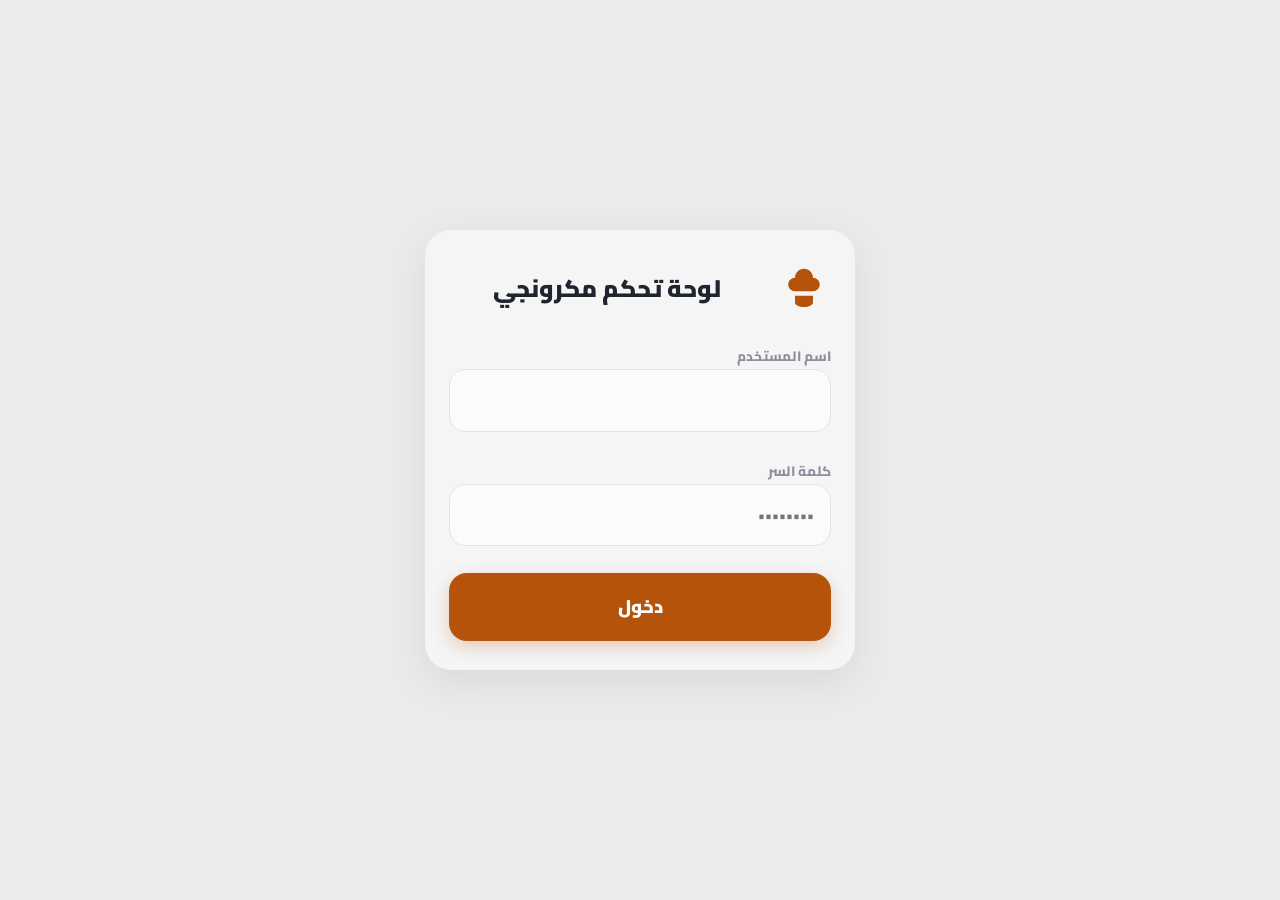
<file: admin.html>
<!-- ===== ADMIN SHELL v23 ===== -->
<!DOCTYPE html>
<html lang="ar" dir="rtl">
<head>
<meta charset="UTF-8">
<meta name="viewport"
content="width=device-width, initial-scale=1.0,
maximum-scale=1.0, user-scalable=no">
<meta name="robots" content="noindex, nofollow">
<title>لوحة تحكم | مكرونجي</title>
<link rel="preconnect"
href="https://fonts.googleapis.com">
<link rel="preconnect"
href="https://fonts.gstatic.com" crossorigin>
<link href="https://fonts.googleapis.com/css2?family=Cairo:wght@400;700;800;900&display=swap"
rel="stylesheet">
<script>
/* مراقب الإقلاع */
window.addEventListener(`error`, function(e){
if(window.__ADMIN_ERR_SHOWN) return;
window.__ADMIN_ERR_SHOWN = true;
var d = document.createElement(`div`);
d.style.cssText =
`position:fixed;left:0;right:0;bottom:0;` +
`background:#b91c1c;color:#fff;` +
`padding:.7rem .8rem;font-size:.75rem;` +
`font-weight:800;z-index:99999;` +
`text-align:center;line-height:1.7`;
d.textContent = `⛠ خطأ في ملف اللوحة: ` +
(e.message || `غير معروف`);
document.documentElement.appendChild(d);
});
window.addEventListener(`load`, function(){
setTimeout(function(){
if(!window.__ADMIN_BOOTED
&& !window.__ADMIN_ERR_SHOWN){
var d = document.createElement(`div`);
d.style.cssText =
`position:fixed;left:0;right:0;bottom:0;` +
`background:#b91c1c;color:#fff;` +
`padding:.7rem .8rem;font-size:.75rem;` +
`font-weight:800;z-index:99999;` +
`text-align:center;line-height:1.7`;
d.textContent =
`⛠ سكربت اللوحة لم يكتمل — تحقق من رفع الملفات الأربعة: admin.html و admin-i18n.js و admin-core.js و admin-tabs.js`;
document.documentElement.appendChild(d);
}
}, 800);
});
</script>
<style>
:root{
--rust:#b45309;
--bg:#ebebeb;
--card:#f5f5f6;
--panel:#fbfbfc;
--line:#e3e4e8;
--ink:#20242e;
--muted:#8b909a;
--red:#c1121f;
--red-bg:#fee2e2;
--green:#2d6a4f;
--green-bg:#e8f5e9;
--amber:#a06b1c;
--amber-bg:#fff6e6;
/* v23: متغيرات ألوان لتبويبات السحابة */
--brown:#b45309;
--gold:#d97706;
--gold2:#f59e0b;
--dark:#78350f;
--wa:#2d6a4f;
}
*{margin:0;padding:0;box-sizing:border-box;
-webkit-tap-highlight-color:transparent}
body{font-family:'Cairo',sans-serif;
background:var(--bg);color:var(--ink);
min-height:100vh;touch-action:manipulation}
.hidden{display:none !important}
.ltr{direction:ltr;text-align:left}
.screen{min-height:100vh;display:flex;
align-items:center;justify-content:center;
padding:1.2rem;background:var(--bg)}
.screen .card{background:var(--card);
border:none;border-radius:26px;
padding:2rem 1.5rem 1.8rem;
width:min(430px,94vw);
box-shadow:0 12px 40px rgba(0,0,0,.08);
text-align:center}
.login-head{display:flex;align-items:center;
gap:.8rem;margin-bottom:1.7rem}
.login-head svg{width:54px;height:54px;
fill:var(--rust);flex-shrink:0}
.login-head h1{flex:1;margin:0;color:var(--ink);
font-size:1.5rem;font-weight:900;
line-height:1.6;text-align:center}
.screen label{display:block;text-align:start;
font-size:.85rem;font-weight:800;
color:var(--muted);margin:0 0 .5rem}
.screen input{width:100%;direction:ltr;
text-align:right;border:1px solid var(--line);
border-radius:16px;padding:.95rem 1rem;
background:var(--panel);color:var(--ink);
font-family:inherit;font-size:1rem;
font-weight:700;outline:none;
margin:0 0 1.15rem;transition:.2s}
.screen input[type="hidden"]{display:none}
.screen input:focus{border-color:var(--rust);
box-shadow:0 0 0 3px rgba(180,83,9,.13)}
.screen .primary{border-radius:18px;
padding:1.05rem;font-size:1.15rem}
.screen h1.r-title{color:var(--ink);
font-size:1.3rem;font-weight:900;
margin-bottom:.8rem}
.screen .hint{color:var(--muted);
font-size:.78rem;font-weight:700;
line-height:1.8;margin-bottom:1.2rem}
.renew-link{display:inline-block;
margin-top:1rem;font-size:.8rem;
font-weight:800;color:var(--rust);
text-decoration:underline}
.primary{width:100%;border:none;
border-radius:14px;padding:.85rem;
background:var(--rust);color:#fff;
font-family:inherit;font-weight:900;
font-size:.9rem;cursor:pointer;
box-shadow:0 6px 18px rgba(180,83,9,.25);
transition:.2s}
.primary:active{transform:scale(.98)}
.primary:disabled{opacity:.6;cursor:default}
.banner{display:none;align-items:flex-start;
gap:.5rem;border-radius:14px;
padding:.6rem .8rem;font-size:.78rem;
font-weight:800;line-height:1.7;
margin-top:.9rem;text-align:start;
word-break:break-word}
.banner.show{display:flex;
animation:shakeOnce .45s ease}
.banner.error{background:var(--red-bg);
border:1.5px solid #ef4444;color:#b91c1c}
.banner.error small{display:block;
margin-top:.35rem;font-weight:700;
opacity:.85;font-size:.7rem}
@keyframes shakeOnce{
0%,100%{transform:translateX(0)}
25%{transform:translateX(-5px)}
50%{transform:translateX(5px)}
75%{transform:translateX(-3px)}}
.topbar{position:sticky;top:0;z-index:30;
background:#fff;box-shadow:0 2px 12px rgba(0,0,0,.07);
display:flex;align-items:center;
justify-content:space-between;gap:.6rem;
padding:.6rem 1rem;flex-wrap:wrap}
.tb-title{display:flex;align-items:baseline;
gap:.5rem}
.tb-title b{font-size:1rem;font-weight:900;
color:var(--ink)}
.tb-title small{font-size:.68rem;
font-weight:800;color:var(--muted)}
.tb-actions{display:flex;gap:.4rem;
align-items:center;flex-wrap:wrap}
.tb-btn{border:1px solid var(--line);
background:var(--panel);border-radius:10px;
padding:.45rem .75rem;font-family:inherit;
font-weight:800;font-size:.72rem;
color:var(--ink);cursor:pointer;transition:.2s}
.tb-btn:active{transform:scale(.97)}
.tb-btn.danger{color:var(--red);
background:var(--red-bg);
border-color:#f3c4c4}
.lang-btn{display:inline-flex;
align-items:center;background:#e9eaec;
border:1px solid var(--line);
border-radius:50px;padding:3px;gap:2px;
cursor:pointer;flex-shrink:0}
.lang-seg{padding:.3rem .7rem;
border-radius:50px;font-family:inherit;
font-weight:900;font-size:.7rem;
letter-spacing:.5px;color:var(--muted);
transition:.2s}
.lang-seg.active{background:var(--rust);
color:#fff}
.tabs{display:flex;gap:.4rem;
padding:.7rem 1rem 0;overflow-x:auto;
background:var(--bg);
border-bottom:1px solid var(--line)}
.tabs::-webkit-scrollbar{display:none}
.tab{flex-shrink:0;border:1px solid var(--line);
background:#fff;border-radius:12px 12px 0 0;
padding:.55rem 1rem;font-family:inherit;
font-weight:900;font-size:.8rem;
color:var(--muted);cursor:pointer;transition:.2s}
.tab.active{background:var(--rust);
color:#fff;border-color:var(--rust)}
main{max-width:900px;margin:auto;
padding:1rem 1rem 4rem}
.note{background:var(--amber-bg);
border:1px solid #f0dcb8;border-radius:12px;
padding:.6rem .9rem;font-size:.72rem;
font-weight:700;color:var(--amber);
line-height:1.8;margin-bottom:1rem}
.save-bar{position:sticky;bottom:0;
background:linear-gradient(0deg,var(--bg) 70%,transparent);
padding:1rem 0 .5rem;z-index:10}
.sec-card{background:#fff;
border:1px solid var(--line);
border-radius:16px;margin-bottom:1rem;
overflow:hidden}
.sec-card.is-hidden{opacity:.55;
border-style:dashed}
.sec-head{display:flex;align-items:center;
justify-content:space-between;gap:.5rem;
background:var(--rust);color:#fff;
padding:.6rem .9rem;font-weight:900;
font-size:.88rem}
.sec-ops button,.item-ops button{border:none;
border-radius:8px;padding:.3rem .55rem;
font-family:inherit;font-weight:800;
font-size:.7rem;cursor:pointer;
transition:.15s;margin-inline-start:.3rem}
.sec-ops .edit,.item-ops .edit{background:#fff;
color:var(--rust)}
.sec-ops .hide,.item-ops .hide{background:var(--amber-bg);
color:var(--amber)}
.sec-ops .show,.item-ops .show{background:var(--green-bg);
color:var(--green)}
.sec-ops .del,.item-ops .del{background:var(--red-bg);
color:var(--red)}
.items{padding:.6rem .8rem}
.item-row{display:flex;align-items:center;
justify-content:space-between;gap:.5rem;
padding:.5rem .2rem;
border-bottom:1px dashed var(--line)}
.item-row:last-child{border-bottom:none}
.item-row.is-hidden{opacity:.5}
.item-info b{font-size:.82rem;font-weight:800;
display:block;color:var(--ink)}
.item-info small{color:var(--muted);
font-size:.68rem;font-weight:700;
display:block;line-height:1.6}
.add-item{width:100%;
border:1.5px dashed var(--rust);
background:var(--panel);color:var(--rust);
border-radius:0;padding:.55rem;
font-family:inherit;font-weight:900;
font-size:.78rem;cursor:pointer;transition:.2s}
.add-item:hover{background:var(--amber-bg)}
.br-card{background:#fff;
border:1px solid var(--line);
border-radius:16px;padding:.9rem 1rem;
margin-bottom:.9rem}
.br-head{display:flex;align-items:center;
justify-content:space-between;gap:.5rem;
margin-bottom:.4rem}
.br-head b{color:var(--ink);font-size:.92rem;
font-weight:900}
.br-code{background:var(--rust);color:#fff;
border-radius:6px;padding:.05rem .45rem;
font-size:.68rem;font-weight:900;
margin-inline-start:.35rem}
.br-info{color:var(--muted);font-size:.72rem;
font-weight:700;line-height:1.9}
.br-info .sec-line{opacity:.85}
.form-grid{display:grid;
grid-template-columns:1fr 1fr;gap:.7rem}
@media(max-width:560px){
.form-grid{grid-template-columns:1fr}}
.form-grid label,.full{display:block;
font-size:.74rem;font-weight:800;
color:var(--muted);margin-bottom:.7rem}
.form-grid input,.form-grid textarea,
.full input,.full textarea{width:100%;
margin-top:.25rem;border:1px solid var(--line);
border-radius:10px;padding:.55rem .7rem;
font-family:inherit;font-size:.82rem;
font-weight:700;background:var(--panel);
outline:none;color:var(--ink)}
.form-grid input:focus,.full input:focus,
.form-grid textarea:focus,
.full textarea:focus{border-color:var(--rust)}
.form-grid input[type="color"]{padding:.2rem;
height:46px}
.form-grid select,.full select{width:100%;
margin-top:.25rem;border:1px solid var(--line);
border-radius:10px;padding:.55rem .7rem;
font-family:inherit;font-size:.9rem;
font-weight:700;background:var(--panel);
outline:none}
fieldset{border:1px solid var(--line);
border-radius:12px;padding:.7rem .9rem;
margin-bottom:.8rem}
legend{font-size:.76rem;font-weight:900;
color:var(--rust);padding:0 .4rem}
fieldset label{display:inline-flex;
align-items:center;gap:.35rem;
font-size:.76rem;font-weight:800;
color:var(--ink);margin-inline-end:.9rem;
margin-bottom:.3rem;cursor:pointer}
.miss-wrap{margin-top:.5rem;
padding-top:.5rem;
border-top:1px dashed var(--line)}
.miss-wrap small{display:block;
font-size:.72rem;font-weight:900;
color:var(--rust);margin-bottom:.3rem}
.miss-wrap label{display:flex !important;
align-items:center;gap:.4rem;
margin-bottom:.35rem}
.day-row{display:flex;align-items:center;
gap:.5rem;flex-wrap:wrap;padding:.4rem 0;
border-bottom:1px dashed var(--line)}
.day-row:last-child{border-bottom:none}
.day-name{width:72px;font-weight:900;
font-size:.78rem;color:var(--rust)}
.day-closed{display:inline-flex;
align-items:center;gap:.3rem;
font-size:.72rem;font-weight:800;
color:var(--red);margin:0 !important}
.day-times{display:inline-flex;
align-items:center;gap:.3rem;flex-wrap:wrap;
font-size:.72rem;font-weight:800;
color:var(--muted)}
.day-times input{width:52px !important;
border:1px solid var(--line);
border-radius:8px;padding:.3rem;
font-family:inherit;font-weight:800;
text-align:center;margin:0 !important}
.day-times select{border:1px solid var(--line);
border-radius:8px;padding:.3rem .2rem;
font-family:inherit;font-weight:800;
font-size:.72rem;background:var(--panel)}
.wa-preview{display:none;font-size:.72rem;
font-weight:800;margin-top:.35rem;
line-height:1.8}
.wa-preview.ok{display:block;color:var(--green)}
.wa-preview.bad{display:block;color:var(--red)}
.best-preview{background:var(--green-bg);
border:1.5px solid #128c5e33;
border-radius:12px;padding:.7rem .9rem;
font-size:.78rem;font-weight:800;
color:var(--green);line-height:2}
.img-prev{aspect-ratio:4/3;border-radius:12px;
overflow:hidden;margin-top:.3rem;
background-color:#f1f2f4;
background-image:url('img/bg.png');
background-size:cover;
background-position:center;
display:flex;align-items:center;
justify-content:center;
border:1px solid var(--line)}
.img-prev img{max-width:100%;
max-height:100%;object-fit:contain;
padding:6%;cursor:pointer}
.img-prev .none{color:var(--rust);
font-weight:900;font-size:.85rem;
text-align:center;padding:1rem;
line-height:1.7}
.img-ops{display:flex;gap:.4rem;
margin-top:.4rem}
.img-btn{flex:1;border:none;border-radius:10px;
padding:.6rem .3rem;font-family:inherit;
font-weight:900;font-size:.75rem;
cursor:pointer;background:var(--green-bg);
color:var(--green);transition:.15s}
.img-btn:active{transform:scale(.97)}
.img-btn.del{background:var(--red-bg);
color:var(--red)}
.img-btn.ok{background:var(--green-bg);
color:var(--green);
border:1.5px solid #bfe3c8}
.imgs-grid{display:grid;
grid-template-columns:repeat(auto-fill,minmax(150px,1fr));
gap:.8rem;margin-top:.5rem}
.img-card{background:#fff;
border:1px solid var(--line);
border-radius:14px;padding:.7rem;
text-align:center;display:flex;
flex-direction:column;gap:.5rem}
.img-card .img-prev{height:120px;
aspect-ratio:auto;background-color:var(--card);
background-image:none;border-radius:10px;
display:grid;place-items:center;
border:1px dashed var(--line)}
.img-card b{font-size:.72rem;color:var(--muted);
line-height:1.6}
.img-card .img-ops{display:flex;
flex-direction:column;gap:.35rem}
.mod-group{background:var(--panel);
border:1px dashed var(--line);
border-radius:14px;padding:.8rem;
margin-bottom:.8rem}
.mg_opts{display:flex;flex-direction:column;
gap:.4rem;margin-top:.5rem}
.mg_opt{display:flex;align-items:center;
gap:.5rem;background:#fff;
border:1px solid var(--line);
border-radius:10px;padding:.4rem .6rem}
.mg_opt b{flex:1;font-size:.78rem;
font-weight:800;color:var(--ink)}
.mg_opt input{width:90px !important;
margin:0 !important;
border:1px solid var(--line);
border-radius:8px;padding:.3rem .4rem;
font-family:inherit;font-weight:800;
font-size:.75rem;background:var(--panel);
color:var(--ink)}
.modal{position:fixed;inset:0;
background:rgba(20,20,25,.45);
backdrop-filter:blur(5px);z-index:50;
display:flex;align-items:center;
justify-content:center;padding:1rem}
.modal-card{background:#fff;
border:1px solid var(--line);
border-radius:20px;width:min(560px,94vw);
max-height:88vh;overflow-y:auto;
padding:1.3rem 1.2rem;
box-shadow:0 24px 70px rgba(0,0,0,.25)}
.modal-card h3{color:var(--ink);font-size:1rem;
font-weight:900;margin-bottom:1rem;
text-align:center}
.modal-actions{display:flex;gap:.6rem;
margin-top:.4rem}
.modal-actions button{flex:1;border:none;
border-radius:12px;padding:.7rem;
font-family:inherit;font-weight:900;
font-size:.85rem;cursor:pointer}
#modalSave{background:var(--rust);color:#fff}
#modalCancel{background:#fff;
border:1px solid var(--line);color:var(--muted)}
.confirm-card{text-align:center;
width:min(380px,92vw)}
.confirm-ico{width:64px;height:64px;
margin:0 auto .8rem;border-radius:50%;
background:var(--rust);display:grid;
place-items:center;font-size:1.7rem;
box-shadow:0 8px 20px rgba(180,83,9,.35);
animation:cfPop .4s cubic-bezier(.2,.9,.3,1.4)}
@keyframes cfPop{
from{transform:scale(.4);opacity:0}
to{transform:scale(1);opacity:1}}
#cfMsg{color:var(--muted);font-size:.82rem;
font-weight:700;line-height:1.8;
margin-bottom:1rem}
#cfYes{background:var(--red);color:#fff}
#cfNo{background:#fff;
border:1px solid var(--line);color:var(--muted)}
#toasts{position:fixed;bottom:1.2rem;
inset-inline:0;display:flex;
flex-direction:column;align-items:center;
gap:.5rem;z-index:99;pointer-events:none}
.toast{pointer-events:auto;
width:min(400px,92vw);background:#fff;
border:1px solid var(--line);
border-radius:14px;padding:.7rem .9rem;
display:flex;gap:.6rem;
align-items:flex-start;
box-shadow:0 10px 30px rgba(0,0,0,.15);
position:relative;overflow:hidden;
animation:toastIn .35s cubic-bezier(.2,.9,.3,1.2)}
.toast.out{animation:toastOut .3s ease forwards}
@keyframes toastIn{
from{opacity:0;transform:translateY(18px) scale(.95)}
to{opacity:1;transform:translateY(0) scale(1)}}
@keyframes toastOut{
to{opacity:0;transform:translateY(10px) scale(.96)}}
.toast .t-ico{width:34px;height:34px;
flex-shrink:0;border-radius:10px;
display:grid;place-items:center;
font-size:1.05rem}
.toast.success .t-ico{background:var(--green-bg);
color:var(--green)}
.toast.error .t-ico{background:var(--red-bg);
color:var(--red)}
.toast.info .t-ico{background:#e3f2fd;
color:#1565c0}
.toast.warn .t-ico{background:var(--amber-bg);
color:var(--amber)}
.toast .t-body{flex:1;min-width:0}
.toast .t-body b{display:block;
font-size:.82rem;font-weight:900;
color:var(--ink)}
.toast .t-body small{display:block;
font-size:.7rem;font-weight:700;
color:var(--muted);line-height:1.6;
margin-top:.1rem}
.toast .t-bar{position:absolute;bottom:0;
inset-inline-start:0;height:3px;opacity:.4;
animation:tbar linear forwards}
@keyframes tbar{from{width:100%}to{width:0}}
.toast.success .t-bar{background:var(--green)}
.toast.error .t-bar{background:var(--red)}
.toast.info .t-bar{background:#1565c0}
.toast.warn .t-bar{background:var(--amber)}
.ad-preview{background:#fff;
border:1px solid var(--line);
border-radius:16px;padding:1rem;
text-align:center;margin-bottom:1rem}
.ad-preview .medal{width:64px;height:64px;
margin:0 auto .6rem;border-radius:50%;
background:var(--rust);display:grid;
place-items:center;font-size:1.8rem}
.ad-preview b{color:var(--ink);
font-size:.95rem;display:block;
margin-bottom:.2rem}
.ad-preview p{color:var(--muted);
font-size:.78rem;font-weight:700;
line-height:1.7}
.soc-ico{display:inline-grid;
place-items:center;width:22px;height:22px;
margin-inline-end:.4rem;vertical-align:middle}
.soc-ico svg{width:18px;height:18px;
fill:var(--rust)}
</style>
</head>
<body>
<div id="loginScreen" class="screen">
<div class="card">
<div class="login-head">
<svg viewBox="0 0 24 24" aria-hidden="true">
<path d="M12 3C9.79 3 8 4.79 8 7C6.34 7 5 8.34 5 10C5 11.66 6.34 13 8 13H16C17.66 13 19 11.66 19 10C19 8.34 17.66 7 16 7C16 4.79 14.21 3 12 3M8 15V18C8 19.1 9.79 20 12 20C14.21 20 16 19.1 16 18V15H8Z"/>
</svg>
<h1 data-al="loginTitle">لوحة تحكم مكرونجي</h1>
</div>
<label><span data-al="lblOwner">اسم المستخدم</span>
<input id="inOwner" autocomplete="username">
</label>
<label><span data-al="lblToken">كلمة السر</span>
<input id="inToken" type="password"
autocomplete="current-password"
placeholder="••••••••"></label>
<input type="hidden" id="inRepo"
value="Makaronjy">
<input type="hidden" id="inBranch"
value="main">
<button id="btnLogin" class="primary"
data-al="btnLogin">دخول</button>
<div id="loginErr" class="banner error"></div>
</div>
</div>
<div id="renewScreen" class="screen hidden">
<div class="card">
<h1 class="r-title" data-al="renewTitle">⚠️ انتهت صلاحية التوكن</h1>
<p class="hint" data-al="renewHint">انتهت صلاحية التوكن أو لا يملك الصلاحية. جدّده من GitHub ثم أدخله هنا للمتابعة — بياناتك لم تُفقد وسيكتمل الحفظ تلقائياً.</p>
<label><span data-al="lblNewToken">توكن جديد</span>
<input id="inRenewToken" type="password"
placeholder="github_pat_..."></label>
<button id="btnRenew" class="primary"
data-al="btnRenew">حفظ والمتابعة</button>
<div id="renewErr" class="banner error"></div>
<p class="hint"
style="margin-top:.9rem;margin-bottom:0"
data-al="renewNote">تأكد أن صلاحية التوكن Contents: Read and write على هذا المستودع.</p>
<a class="renew-link"
href="https://github.com/settings/personal-access-tokens/new"
target="_blank" rel="noopener"
data-al="renewLink">توكن جديد</a>
</div>
</div>
<div id="app" class="hidden">
<div class="topbar">
<div class="tb-title">
<b data-al="headerTitle">لوحة تحكم مكرونجي</b>
<small data-al="appVersion">v5.0</small>
</div>
<div class="tb-actions">
<button class="lang-btn" id="adminLangBtn"
aria-label="Language">
<span class="lang-seg" data-alang="ar">AR</span>
<span class="lang-seg" data-alang="en">EN</span>
</button>
<button class="tb-btn" id="btnRefresh"
data-al="btnRefresh">🔄 تحديث من المستودع</button>
<button class="tb-btn" id="btnExport"
data-al="btnExport">⬇️ تصدير احتياطي</button>
<button class="tb-btn danger" id="btnLogout"
data-al="btnLogout">خروج</button>
</div>
</div>
<nav class="tabs">
<button class="tab active" data-tab="menu"
data-al="tabMenu">🍝 المنيو</button>
<button class="tab" data-tab="display"
data-al="tabDisplay">🖥 خيارات العرض</button>
<button class="tab" data-tab="branches"
data-al="tabBranches">🍝 الفروع</button>
<button class="tab" data-tab="best"
data-al="tabBest">⭐ الأكثر مبيعاً</button>
<button class="tab" data-tab="delivery"
data-al="tabDelivery">🛵 التوصيل والسوشيال</button>
<button class="tab" data-tab="settings"
data-al="tabSettings">⚙️ الإعدادات</button>
<button class="tab" data-tab="ad"
data-al="tabAd">📢 الإعلان</button>
<!-- v23: تبويبات السحابة الجديدة -->
<button class="tab" data-tab="cloud-users"
data-al="tabUsers">👥 الموظفون</button>
<button class="tab" data-tab="cloud-orders"
data-al="tabOrders">🧾 الطلبات</button>
<button class="tab" data-tab="cloud-reports"
data-al="tabReports">📊 التقارير</button>
</nav>
<main>
<section id="tab-menu">
<div class="note" data-al="menuNote">التعديلات تصل للزبائن تلقائياً خلال ≤60 ثانية بدون تحديث الصفحة.</div>
<div id="menuWrap"></div>
<div class="save-bar">
<button id="saveMenu" class="primary"
data-al="btnSaveMenu">💾 حفظ ونشر المنيو</button>
</div>
</section>
<section id="tab-display" class="hidden">
<div class="note" data-al="displayNote">هنا تتحكم بشكل قائمة الطعام عند الزبائن.</div>
<div class="sec-card" style="padding:.9rem 1rem">
<fieldset>
<legend data-al="lblDisplayMode">نمط عرض الأصناف في التطبيق</legend>
<label><input type="radio" name="dispMode"
id="dispGrid" value="grid">
<span data-al="modeGrid">شبكي (بطاقات بصورة علوية) — الافتراضي</span></label>
<label><input type="radio" name="dispMode"
id="dispList" value="list">
<span data-al="modeList">قائمة (صفوف بصورة جانبية + صفحة تفاصيل)</span></label>
</fieldset>
<fieldset>
<legend data-al="lblCardOpts">عناصر البطاقة / الصف</legend>
<label><input type="checkbox" id="dispDesc">
<span data-al="optShowDesc">إظهار الوصف</span></label>
<label><input type="checkbox" id="dispCal">
<span data-al="optShowCal">إظهار السعرات</span></label>
</fieldset>
<div class="note" style="margin:.6rem 0 0"
data-al="displayHint">نمط القائمة: الضغط على الصف يفتح صفحة التفاصيل. الإضافات تُدار من نافذة تعديل كل صنف.</div>
</div>
<div class="save-bar">
<button id="saveDisplay" class="primary"
data-al="btnSaveDisplay">💾 حفظ ونشر خيارات العرض</button>
</div>
</section>
<section id="tab-branches" class="hidden">
<div class="note" data-al="branchNote">رقم واتساب كل فرع إجباري: مفتاح الدولة ثم 9 أرقام.</div>
<div id="branchWrap"></div>
<button id="addBranch" class="primary"
data-al="btnAddBranch">➕ إضافة فرع</button>
<div class="save-bar">
<button id="saveBranches" class="primary"
data-al="btnSaveBranches">💾 حفظ ونشر الفروع</button>
</div>
</section>
<section id="tab-best" class="hidden">
<div class="note" data-al="bestNote">اختر أربعة أصناف لشاشة الأكثر مبيعاً.</div>
<div id="bestForm"></div>
<div class="save-bar">
<button id="saveBest" class="primary"
data-al="btnSaveBest">💾 حفظ ونشر الأكثر مبيعاً</button>
</div>
</section>
<section id="tab-delivery" class="hidden">
<div class="note" data-al="deliveryNote">روابط تطبيقات التوصيل تظهر في شاشة اختيار الفروع.</div>
<div id="deliveryWrap"></div>
<button id="addDelivery" class="primary"
data-al="btnAddDelivery">➕ إضافة تطبيق توصيل</button>
<fieldset style="margin-top:1rem">
<legend data-al="legendSocial">حسابات التواصل الاجتماعي</legend>
<div id="socialWrap"></div>
<button id="addSocial" class="primary"
style="margin-top:.6rem"
data-al="btnAddSocial">➕ إضافة حساب تواصل</button>
</fieldset>
<div class="save-bar">
<button id="saveDelivery" class="primary"
data-al="btnSaveDelivery">💾 حفظ ونشر التوصيل والسوشيال</button>
</div>
</section>
<section id="tab-settings" class="hidden">
<div id="settingsForm"></div>
<div class="save-bar">
<button id="saveSettings" class="primary"
data-al="btnSaveSettings">💾 حفظ ونشر الإعدادات</button>
</div>
</section>
<section id="tab-ad" class="hidden">
<div class="note" data-al="adNote">الإعلان نصي: أيقونة + عنوان + نص.</div>
<div class="ad-preview" id="adPreview"></div>
<div id="adForm"></div>
<div class="save-bar">
<button id="saveAd" class="primary"
data-al="btnSaveAd">💾 حفظ ونشر الإعلان</button>
</div>
</section>
<!-- v23: أقسام تبويبات السحابة الجديدة -->
<section id="tab-cloud-users" class="hidden"></section>
<section id="tab-cloud-orders" class="hidden"></section>
<section id="tab-cloud-reports" class="hidden"></section>
</main>
</div>
<div id="modal" class="modal hidden">
<div class="modal-card">
<h3 id="modalTitle"></h3>
<div id="modalBody"></div>
<div class="modal-actions">
<button id="modalSave" data-al="modalSave">حفظ</button>
<button id="modalCancel" data-al="modalCancel">إلغاء</button>
</div>
</div>
</div>
<div id="confirmModal" class="modal hidden">
<div class="modal-card confirm-card">
<div class="confirm-ico" id="cfIco">🗑</div>
<h3 id="cfTitle">تأكيد العملية</h3>
<p id="cfMsg"></p>
<div class="modal-actions">
<button id="cfYes">تأكيد</button>
<button id="cfNo" data-al="modalCancel">إلغاء</button>
</div>
</div>
</div>
<div id="toasts"></div>
<script src="admin-i18n.js"></script>
<script src="admin-core.js"></script>
<script src="admin-tabs.js"></script>
</body>
</html>
<!-- ===== END OF FILE v23 ===== */
</file>
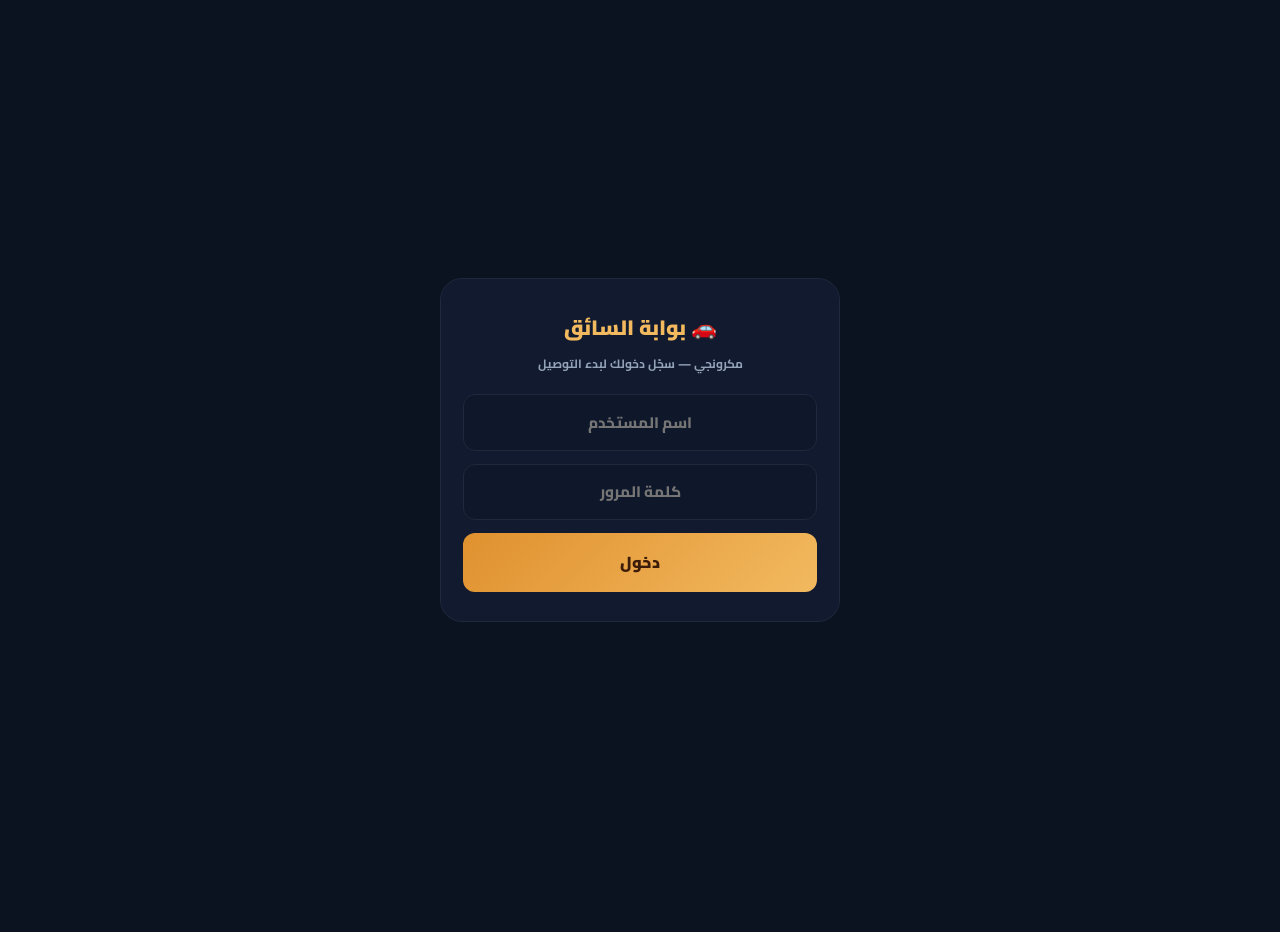
<file: driver.html>
<!DOCTYPE html>
<html lang="ar" dir="rtl">
<head>
<meta charset="UTF-8">
<meta name="viewport" content="width=device-width, initial-scale=1.0, maximum-scale=1.0, user-scalable=no">
<meta name="robots" content="noindex, nofollow">
<title data-t="driver.pageTitle">بوابة السائق | مكرونجي</title>
<link rel="preconnect" href="https://fonts.googleapis.com">
<link rel="preconnect" href="https://fonts.gstatic.com" crossorigin>
<link href="https://fonts.googleapis.com/css2?family=Cairo:wght@400;700;800;900&display=swap" rel="stylesheet">
<style>
:root{--bg:#0b1220;--card:#111a2e;--card2:#0f172a;--line:#1e293b;--gold:#f2b95f;--gold2:#e0912f;--maroon:#7f1d3a;--ink:#e2e8f0;--muted:#94a3b8;--ok:#22c55e;--okbg:#14532d;--err:#ef4444;--errbg:#7f1d1d;--wa:#128c5e;--blue:#38bdf8;}
*{box-sizing:border-box;margin:0;padding:0;-webkit-tap-highlight-color:transparent}
body{font-family:'Cairo',sans-serif;background:var(--bg);color:var(--ink);min-height:100vh;padding-bottom:2rem}
.hidden{display:none !important}
.login{min-height:100vh;display:flex;align-items:center;justify-content:center;padding:1.2rem}
.login .card{background:var(--card);border:1.5px solid var(--line);border-radius:22px;padding:1.8rem 1.4rem;width:min(400px,94vw);text-align:center}
.login h1{font-size:1.3rem;font-weight:900;color:var(--gold);margin-bottom:.3rem}
.login small{color:var(--muted);font-weight:700;font-size:.75rem;display:block;margin-bottom:1.2rem}
.login input{width:100%;background:var(--card2);border:1.5px solid var(--line);border-radius:12px;padding:.8rem .9rem;color:var(--ink);font-family:inherit;font-weight:800;font-size:.95rem;margin-bottom:.8rem;outline:none;text-align:center}
.login input:focus{border-color:var(--gold2)}
.login button{width:100%;border:none;border-radius:12px;padding:.9rem;background:linear-gradient(135deg,var(--gold2),var(--gold));color:#3b1d0a;font-family:inherit;font-weight:900;font-size:1rem;cursor:pointer}
.login .err{color:#fca5a5;background:var(--errbg);border-radius:10px;padding:.5rem;font-size:.78rem;font-weight:800;margin-top:.7rem;display:none}
header{background:var(--card2);border-bottom:1.5px solid var(--line);padding:.7rem 1rem;display:flex;align-items:center;gap:.6rem;flex-wrap:wrap;row-gap:.4rem;position:sticky;top:0;z-index:20}
header .av{width:44px;height:44px;border-radius:50%;background:linear-gradient(135deg,var(--gold2),var(--gold));display:flex;align-items:center;justify-content:center;font-size:1.3rem;flex-shrink:0}
header .nm{flex:1;min-width:0}
header .nm b{display:block;font-size:.95rem;font-weight:900}
header .nm small{color:var(--ok);font-size:.68rem;font-weight:800}
header button.logout{border:1.5px solid var(--line);background:var(--card);color:var(--ink);border-radius:12px;padding:.5rem .9rem;font-family:inherit;font-weight:900;font-size:.78rem;cursor:pointer}
.lang-toggle{display:inline-flex;background:#ffffff10;border:1px solid var(--line);border-radius:50px;padding:3px;gap:2px}
.lang-toggle button{padding:.3rem .72rem;border-radius:50px;border:none;background:transparent;color:var(--muted);font-family:inherit;font-weight:900;font-size:.72rem;cursor:pointer}
.lang-toggle button.active{background:linear-gradient(135deg,var(--gold2),var(--gold));color:#3b1d0a}
.wrap{max-width:560px;margin:0 auto;padding:1rem}
.stats{display:grid;grid-template-columns:1fr 1fr;gap:.7rem;margin-bottom:1rem}
.stat{background:var(--card);border:1.5px solid var(--line);border-radius:16px;padding:.9rem;text-align:center}
.stat b{display:block;font-size:1.5rem;font-weight:900;color:var(--gold)}
.stat small{color:var(--muted);font-weight:800;font-size:.72rem}
h3.sec{font-size:.95rem;font-weight:900;color:var(--gold);margin:.4rem 0 .6rem}
h3.sec .cnt{background:var(--maroon);color:var(--gold);border-radius:50px;padding:.1rem .6rem;font-size:.72rem;font-weight:900;margin-inline-start:.4rem}
.active{background:var(--card);border:2px solid var(--ok);border-radius:20px;padding:1rem;box-shadow:0 0 24px rgba(34,197,94,.25);margin-bottom:1rem}
.active .top{display:flex;gap:.5rem;justify-content:flex-end;flex-wrap:wrap;margin-bottom:.8rem;align-items:center}
.badge-num{background:var(--maroon);color:var(--gold);border-radius:12px;padding:.35rem .9rem;font-weight:900;font-size:1rem;direction:ltr}
.badge-fee{background:var(--gold2);color:#3b1d0a;border-radius:12px;padding:.35rem .9rem;font-weight:900;font-size:.85rem}
/* ═══ شارة الوقت النسبي + الألوان الذكية ═══ */
.tm{display:inline-flex;align-items:center;font-size:.68rem;font-weight:900;border-radius:50px;padding:.2rem .7rem;background:var(--card2);border:1px solid var(--line);color:var(--muted);direction:ltr;transition:background .4s,color .4s,border-color .4s}
/* 🟢 جديد: أقل من 5 دقائق */
.tm.fresh{background:var(--okbg);border-color:var(--ok);color:#bbf7d0}
/* 🔴 متأخر: أكثر من 30 دقيقة */
.tm.late{background:var(--errbg);border-color:var(--err);color:#fecaca;animation:latePulse 2s infinite}
@keyframes latePulse{0%,100%{box-shadow:0 0 0 0 rgba(239,68,68,.4)}50%{box-shadow:0 0 0 6px rgba(239,68,68,0)}}
/* ⚪ عادي: 5-30 دقيقة = الشكل الافتراضي بدون كلاس */
.steps3{display:flex;align-items:center;justify-content:space-between;margin:.6rem .2rem 1rem;direction:ltr}
.st3{display:flex;flex-direction:column;align-items:center;gap:.3rem;flex:0 0 auto;width:64px}
.st3 .ic{width:44px;height:44px;border-radius:50%;background:var(--card2);border:2px solid var(--line);display:flex;align-items:center;justify-content:center;font-size:1.15rem;color:var(--muted)}
.st3.done .ic{background:var(--okbg);border-color:var(--ok)}
.st3.now .ic{background:var(--gold2);border-color:var(--gold);animation:pul 1.6s infinite}
@keyframes pul{0%,100%{box-shadow:0 0 0 0 rgba(224,145,47,.5)}50%{box-shadow:0 0 0 10px rgba(224,145,47,0)}}
.st3 small{font-size:.66rem;font-weight:900;color:var(--muted)}
.st3.done small,.st3.now small{color:var(--ink)}
.bar3{flex:1;height:3px;background:var(--line);border-radius:3px;margin:0 2px 22px}
.bar3.done{background:var(--ok)}
.info{display:flex;align-items:center;gap:.5rem;font-size:.85rem;font-weight:800;padding:.35rem 0;flex-wrap:wrap}
.info .lb{color:var(--muted)}
.info a{color:var(--gold);font-weight:900;text-decoration:none}
.btn{display:block;width:100%;border:none;border-radius:14px;padding:.95rem;font-family:inherit;font-weight:900;font-size:.95rem;cursor:pointer;margin-top:.6rem}
.btn.go{background:var(--ok);color:#052e16}
.btn.done{background:linear-gradient(135deg,var(--gold2),var(--gold));color:#3b1d0a}
.btn.wa{background:var(--wa);color:#fff}
.btn.sorry{background:var(--err);color:#fff}
.btn.ghost{background:transparent;border:1.5px solid var(--line);color:var(--muted);font-size:.75rem;padding:.6rem}
.pool-card{background:var(--card);border:2px solid var(--blue);border-radius:18px;padding:.9rem;margin-bottom:.8rem;box-shadow:0 0 18px rgba(56,189,248,.18)}
.pool-card.nogps{border-color:var(--gold2);box-shadow:0 0 18px rgba(224,145,47,.18)}
.pc-head{display:flex;gap:.5rem;flex-wrap:wrap;align-items:center;margin-bottom:.5rem}
.pc-dist{background:var(--card2);border:1.5px solid var(--line);color:var(--blue);border-radius:50px;padding:.2rem .8rem;font-size:.75rem;font-weight:900}
.pc-line{font-size:.82rem;font-weight:800;padding:.2rem 0;color:var(--ink);line-height:1.7}
.pc-line .lb{color:var(--muted)}
.pc-warn{background:var(--errbg);color:#fecaca;border-radius:10px;padding:.45rem .7rem;font-size:.75rem;font-weight:900;margin:.4rem 0}
.pc-actions{display:flex;gap:.4rem;flex-wrap:wrap;margin-top:.6rem}
.pc-actions a,.pc-actions button{flex:1;min-width:90px;text-align:center;border:none;border-radius:10px;padding:.6rem .4rem;font-family:inherit;font-weight:900;font-size:.78rem;cursor:pointer;text-decoration:none}
.pca-nav{background:var(--blue);color:#082f49}
.pca-call{background:var(--okbg);color:#bbf7d0;border:1.5px solid var(--ok) !important}
.pca-wa{background:var(--wa);color:#fff}
.pca-claim{background:linear-gradient(135deg,var(--gold2),var(--gold));color:#3b1d0a;flex-basis:100%}
.done-card{background:var(--card);border:2px solid var(--gold2);border-radius:16px;padding:.8rem .9rem;margin-bottom:.7rem;display:flex;align-items:center;gap:.6rem;flex-wrap:wrap}
.done-card .n{background:var(--maroon);color:var(--gold);border-radius:10px;padding:.25rem .7rem;font-weight:900;direction:ltr}
.done-card b{flex:1;font-size:.85rem;font-weight:900}
.done-card button{border:none;border-radius:10px;background:var(--wa);color:#fff;padding:.55rem .9rem;font-family:inherit;font-weight:900;font-size:.78rem;cursor:pointer}
.hist{background:var(--card);border:1.5px solid var(--line);border-radius:16px;padding:.8rem;margin-top:.6rem}
.hist .row{display:flex;justify-content:space-between;gap:.5rem;font-size:.78rem;font-weight:800;padding:.45rem 0;border-bottom:1px dashed var(--line);align-items:center;flex-wrap:wrap}
.hist .row:last-child{border-bottom:none}
.hist .row .n{color:var(--gold);direction:ltr}
.hist .row .m{color:var(--muted)}
.empty{color:var(--muted);font-weight:800;font-size:.8rem;text-align:center;padding:1.2rem;border:1.5px dashed var(--line);border-radius:14px}
#toast{position:fixed;bottom:1rem;inset-inline:0;display:flex;flex-direction:column;align-items:center;gap:.4rem;z-index:99;pointer-events:none}
.tst{background:var(--errbg);color:#fecaca;border-radius:50px;padding:.65rem 1.3rem;font-weight:900;font-size:.8rem;box-shadow:0 8px 24px rgba(0,0,0,.4);max-width:92vw;text-align:center}
.tst.ok{background:var(--okbg);color:#bbf7d0}
/* النافذة branded */
.mk-confirm{position:fixed;inset:0;z-index:5200;background:rgba(11,18,32,.82);backdrop-filter:blur(10px);-webkit-backdrop-filter:blur(10px);display:none;align-items:center;justify-content:center;padding:1rem}
.mk-confirm.show{display:flex;animation:mkFade .2s ease}
@keyframes mkFade{from{opacity:0}to{opacity:1}}
.mk-confirm .box{background:linear-gradient(180deg,#1a243a 0%,#111a2e 100%);border:2px solid var(--gold2);border-radius:22px;padding:1.5rem 1.2rem;max-width:360px;width:100%;box-shadow:0 20px 60px rgba(0,0,0,.6);animation:mkPop .25s cubic-bezier(.2,.9,.3,1.3)}
@keyframes mkPop{from{transform:scale(.9);opacity:0}to{transform:scale(1);opacity:1}}
.mk-confirm .ico{font-size:2.4rem;text-align:center;margin-bottom:.3rem}
.mk-confirm h3{text-align:center;color:var(--gold);font-size:1.05rem;font-weight:900;margin-bottom:.6rem}
.mk-confirm .msg{background:rgba(255,255,255,.04);border:1px solid var(--line);border-radius:12px;padding:.8rem .9rem;margin-bottom:.6rem;font-size:.85rem;font-weight:700;color:var(--ink);line-height:1.7;text-align:center}
.mk-confirm .meta{padding:.5rem .7rem;background:rgba(242,185,95,.1);border:1px dashed var(--gold2);border-radius:10px;font-size:.72rem;color:var(--gold2);text-align:center;font-weight:800;margin-bottom:.9rem;direction:ltr}
.mk-confirm .acts{display:flex;gap:.5rem}
.mk-confirm .acts button{flex:1;border:none;border-radius:12px;padding:.8rem;font-family:inherit;font-weight:900;font-size:.88rem;cursor:pointer}
.mk-confirm .btn-yes{background:linear-gradient(135deg,var(--gold2),var(--gold));color:#3b1d0a}
.mk-confirm .btn-no{background:var(--card);color:var(--ink);border:1.5px solid var(--line) !important}
.mk-confirm .btn-err{background:var(--err);color:#fff}
</style>
</head>
<body>

<div id="loginScr" class="login">
  <div class="card">
    <h1 data-t="driver.login.title">🚗 بوابة السائق</h1>
    <small data-t="driver.login.subtitle">مكرونجي — سجّل دخولك لبدء التوصيل</small>
    <input id="inUser" data-t-placeholder="driver.login.placeholderUser" placeholder="اسم المستخدم" autocomplete="username">
    <input id="inPass" type="password" data-t-placeholder="driver.login.placeholderPass" placeholder="كلمة المرور" autocomplete="current-password">
    <button id="btnLogin" data-t="driver.login.loginBtn">دخول</button>
    <div id="loginErr" class="err"></div>
  </div>
</div>

<div id="app" class="hidden">
  <header>
    <div class="av">🚗</div>
    <div class="nm"><b id="hName">—</b><small data-t="common.connected">● متصل</small></div>
    <div class="lang-toggle">
      <button id="langAr" class="active" onclick="pickLang('ar')">AR</button>
      <button id="langEn" onclick="pickLang('en')">EN</button>
    </div>
    <button class="logout" id="btnLogout" data-t="driver.logoutBtn">🚪 خروج</button>
  </header>
  <div class="wrap">
    <div class="stats">
      <div class="stat"><b id="stCount">0</b><small data-t="driver.stats.todayDeliveries">توصيلات اليوم</small></div>
      <div class="stat"><b id="stEarn">0</b><small data-t="driver.stats.todayEarnings">أرباح اليوم (ريال)</small></div>
    </div>

    <h3 class="sec" data-t="driver.sections.currentDelivery">🚗 التوصيل الحالي</h3>
    <div id="activeBox"></div>

    <div id="poolSec">
      <h3 class="sec"><span data-t="driver.sections.availablePool">📦 طلبات متاحة في الفرع</span><span class="cnt" id="poolCnt">0</span></h3>
      <div id="poolBox"></div>
    </div>

    <h3 class="sec" data-t="driver.sections.history">📜 سجل التوصيلات</h3>
    <div id="histBox"></div>
  </div>
</div>

<div class="mk-confirm" id="mkConfirm">
  <div class="box">
    <div class="ico" id="mkCfIco">⚠️</div>
    <h3 id="mkCfTitle"></h3>
    <div class="msg" id="mkCfMsg"></div>
    <div class="meta" id="mkCfMeta" style="display:none"></div>
    <div class="acts">
      <button class="btn-no" id="mkCfNo">إلغاء</button>
      <button class="btn-yes" id="mkCfYes">تأكيد</button>
    </div>
  </div>
</div>

<input type="file" id="photoInput" accept="image/*" capture="environment" hidden>
<div id="toast"></div>

<!-- v3.1: settings.js يبقى كاحتياطي offline — يُستبدل ببيانات D1 عند النجاح -->
<script src="settings.js"></script>
<script src="i18n-staff.js"></script>

<script>
/* ═══════════════════════════════════════════
   مكرونجي — بوابة السائق (v3.1)
   v3.1: • المنيو والإعدادات تُقرأ من D1 (نفس مصدر تطبيق الزبون)
           مع رجوع تلقائي لنسخة المستودع عند فشل الشبكة
         • تحديث دوري كل 60 ثانية — الأصناف الجديدة تظهر بلا إعادة تحميل
         • كل دوال v3.0 كما هي (واتساب بلغة الطلب، ضغط الصور، الحوض، الموقع)
   v3.0: رسائل الواتساب بلغة الطلب (ttLang)
         + حذف "عزيزنا" من الرسائل
         + ذاكرة لغة معزولة (mk_lang_driver)
   الثوابت الصحيحة:
   • REFRESH_MS = 10000  ← بيانات كل 10 ثوانٍ (توفير حصة Worker)
   • TIME_REFRESH_MS = 5000 ← وقت نسبي كل 5 ثوانٍ (محلي مجاني)
   الألوان الذكية: 🟢 <5د | ⚪ 5-30د | 🔴 >30د
   ═══════════════════════════════════════════ */
const API = 'https://makaronjy-api.makaronjy.workers.dev';
const REFRESH_MS = 10000;      // 10 ثوانٍ للتحديث الدوري (بيانات من Worker)
const TIME_REFRESH_MS = 5000;  // 5 ثوانٍ للوقت النسبي (محلي مجاني 100%)
const LIVE_REFRESH_MS = 60000; // v3.1: دقيقة للمنيو/الإعدادات (خفيف على الحصة)
const DATA_TTL_MS = 60000;     // v3.1: صلاحية الكاش المحلي

let JWT = localStorage.getItem('mk_driver_jwt') || '';
let ME = null;
try { ME = JSON.parse(localStorage.getItem('mk_driver_me') || 'null'); } catch(e){}
let ORDERS = [];
let POOL = [];
let MY_LOC = null;
let photoForOrder = null;
let LAST_DELIVERED = null;
let MENU_DATA = null;
let MENU_LOADING = null;
let MENU_STAMP = 0;            // v3.1
let SETTINGS_LOADING = null;   // v3.1
let SETTINGS_STAMP = 0;        // v3.1

/* ═══════════════════════════════════════════
   الزمن النسبي + الألوان الذكية (توقيت الرياض)
   ═══════════════════════════════════════════ */
function parseServerDate(str){
  if(!str) return null;
  let s = String(str);
  if(!s.includes('T') && !s.includes('Z')) s = s.replace(' ', 'T') + 'Z';
  return new Date(s);
}
function timeAgo(date){
  if(!date) return '—';
  const sec = Math.floor((Date.now() - date.getTime()) / 1000);
  const en = isEn();
  if(sec < 5) return en ? 'just now' : 'الآن';
  if(sec < 60) return en ? sec + 's ago' : 'قبل ' + sec + ' ثانية';
  const min = Math.floor(sec / 60);
  if(min < 60){
    if(en) return min + ' min ago';
    if(min === 1) return 'قبل دقيقة';
    if(min === 2) return 'قبل دقيقتين';
    if(min <= 10) return 'قبل ' + min + ' دقائق';
    return 'قبل ' + min + ' دقيقة';
  }
  const hr = Math.floor(min / 60);
  if(hr < 24){
    if(en) return hr + (hr === 1 ? ' hour ago' : ' hours ago');
    if(hr === 1) return 'قبل ساعة';
    if(hr === 2) return 'قبل ساعتين';
    if(hr <= 10) return 'قبل ' + hr + ' ساعات';
    return 'قبل ' + hr + ' ساعة';
  }
  const day = Math.floor(hr / 24);
  if(day === 1) return en ? 'yesterday' : 'أمس';
  if(day < 7) return en ? day + ' days ago' : 'قبل ' + day + ' أيام';
  return date.toLocaleDateString(en ? 'en-GB' : 'ar-SA', {day:'2-digit', month:'short'});
}
/* 🟢 fresh: <5 دقائق | ⚪ '': 5-30 دقيقة | 🔴 late: >30 دقيقة */
function timeClass(date){
  if(!date) return '';
  const sec = (Date.now() - date.getTime()) / 1000;
  if(sec < 300) return 'fresh';
  if(sec < 1800) return '';
  return 'late';
}
function refreshTimeAgo(){
  document.querySelectorAll('.tm[data-time]').forEach(function(elx){
    const dt = parseServerDate(elx.dataset.time);
    if(dt){
      elx.textContent = timeAgo(dt);
      elx.className = 'tm ' + timeClass(dt);
    }
  });
}
function tmBadge(ts){
  const dt = parseServerDate(ts);
  return '<span class="tm ' + timeClass(dt) + '" data-time="' + esc(ts) + '">' + timeAgo(dt) + '</span>';
}

/* ═══════════════════════════════════════════
   v3.1: المنيو من D1 أولاً + رجوع للمستودع
   ═══════════════════════════════════════════ */
async function loadMenu(force){
  const fresh = MENU_DATA && (Date.now() - MENU_STAMP < DATA_TTL_MS);
  if(!force && fresh) return MENU_DATA;
  if(MENU_LOADING) return MENU_LOADING;
  MENU_LOADING = (async function(){
    /* 1) المصدر الأساسي: D1 عبر الووركر — نفس ما يراه الزبون */
    try{
      const r = await fetch(API + '/api/data/menu', { cache:'no-store' });
      if(r.ok){
        const j = await r.json();
        if(j && Array.isArray(j.menu) && j.menu.length){
          MENU_STAMP = Date.now();
          return j.menu;
        }
      }
    }catch(e){}
    /* 2) احتياطي: نسخة المستودع — تعمل لو تعطل الووركر */
    try{
      const r2 = await fetch('menu.js', { cache:'no-store' });
      if(r2.ok){
        const text = await r2.text();
        const match = text.match(/window\.MENU\s*=\s*(\[[\s\S]*?\]);/);
        if(match){
          try{
            const arr = JSON.parse(match[1]);
            if(Array.isArray(arr) && arr.length){
              MENU_STAMP = Date.now();
              return arr;
            }
          }catch(e){}
        }
      }
    }catch(e){}
    /* 3) آخر احتياطي: ما لدينا في الذاكرة */
    return MENU_DATA || [];
  })();
  try{
    MENU_DATA = await MENU_LOADING;
  }finally{
    MENU_LOADING = null;
  }
  return MENU_DATA;
}

/* ═══════════════════════════════════════════
   v3.1: الإعدادات من D1 (أسماء الفروع بالإنجليزية)
   settings.js المحمّل عبر <script> يبقى احتياطياً
   ═══════════════════════════════════════════ */
async function loadSettings(force){
  const fresh = window.APP_SETTINGS && (Date.now() - SETTINGS_STAMP < DATA_TTL_MS);
  if(!force && fresh) return window.APP_SETTINGS || null;
  if(SETTINGS_LOADING) return SETTINGS_LOADING;
  SETTINGS_LOADING = (async function(){
    try{
      const r = await fetch(API + '/api/data/settings', { cache:'no-store' });
      if(r.ok){
        const j = await r.json();
        if(j && j.settings && typeof j.settings === 'object' && Object.keys(j.settings).length){
          window.APP_SETTINGS = j.settings;
          SETTINGS_STAMP = Date.now();
          return window.APP_SETTINGS;
        }
      }
    }catch(e){}
    /* احتياطي: settings.js يبقى كما هو في window.APP_SETTINGS */
    SETTINGS_STAMP = Date.now();
    return window.APP_SETTINGS || null;
  })();
  try{
    return await SETTINGS_LOADING;
  }finally{
    SETTINGS_LOADING = null;
  }
}

/* v3.1: تحديث المنيو/الإعدادات وإعادة الرسم عند التغيير */
async function refreshLiveData(){
  try{
    await Promise.all([loadMenu(false), loadSettings(false)]);
    if(JWT && (ORDERS.length || POOL.length || LAST_DELIVERED)) renderAll();
  }catch(e){}
}

function findMenuById(id){
  if(!MENU_DATA || !id) return null;
  for(const sec of MENU_DATA){
    for(const it of sec.items || []){
      if(it.id === id) return it;
    }
  }
  return null;
}
function itemNameL(i){
  const isEnNow = isEn();
  if(isEnNow && i && i.name_en) return i.name_en;
  if(!isEnNow && i && i.name_ar) return i.name_ar;
  if(i && i.id){
    const live = findMenuById(i.id);
    if(live){
      if(isEnNow && live.en) return live.en;
      if(!isEnNow && live.ar) return live.ar;
    }
  }
  return (i ? i.name : '');
}

/* ═══════════════════════════════════════════
   نافذة التأكيد branded
   ═══════════════════════════════════════════ */
let _cfResolve = null;
function confirmModal(msg, opts){
  opts = opts || {};
  return new Promise(function(resolve){
    _cfResolve = resolve;
    document.getElementById('mkCfIco').textContent = opts.icon || '⚠️';
    document.getElementById('mkCfTitle').textContent = opts.title || tt('common.confirm');
    document.getElementById('mkCfMsg').textContent = msg;
    const meta = document.getElementById('mkCfMeta');
    if(opts.meta){ meta.textContent = opts.meta; meta.style.display = ''; }
    else meta.style.display = 'none';
    const yesBtn = document.getElementById('mkCfYes');
    document.getElementById('mkCfNo').textContent = opts.no || tt('common.cancel');
    yesBtn.textContent = opts.yes || tt('common.confirm');
    yesBtn.className = opts.danger ? 'btn-err' : 'btn-yes';
    document.getElementById('mkConfirm').classList.add('show');
  });
}
document.getElementById('mkCfYes').addEventListener('click', function(){
  document.getElementById('mkConfirm').classList.remove('show');
  if(_cfResolve){ const r = _cfResolve; _cfResolve = null; r(true); }
});
document.getElementById('mkCfNo').addEventListener('click', function(){
  document.getElementById('mkConfirm').classList.remove('show');
  if(_cfResolve){ const r = _cfResolve; _cfResolve = null; r(false); }
});

/* ═══════════════════════════════════════════
   ضغط الصور داخلياً قبل الإرسال
   ═══════════════════════════════════════════ */
async function compressImage(file, maxDim, quality){
  maxDim = maxDim || 1000;
  quality = (quality === undefined) ? 0.65 : quality;
  return new Promise(function(resolve, reject){
    const img = new Image();
    const url = URL.createObjectURL(file);
    img.onload = function(){
      URL.revokeObjectURL(url);
      let w = img.width, h = img.height;
      if(w > maxDim || h > maxDim){
        if(w > h){ h = Math.round(h * maxDim / w); w = maxDim; }
        else { w = Math.round(w * maxDim / h); h = maxDim; }
      }
      const canvas = document.createElement('canvas');
      canvas.width = w; canvas.height = h;
      const ctx = canvas.getContext('2d');
      ctx.drawImage(img, 0, 0, w, h);
      canvas.toBlob(function(blob){
        if(!blob) return reject(new Error('compress failed'));
        resolve(blob);
      }, 'image/jpeg', quality);
    };
    img.onerror = function(){ URL.revokeObjectURL(url); reject(new Error('image load failed')); };
    img.src = url;
  });
}
function blobToBase64(blob){
  return new Promise(function(resolve, reject){
    const rd = new FileReader();
    rd.onload = function(){ resolve(rd.result); };
    rd.onerror = reject;
    rd.readAsDataURL(blob);
  });
}

/* ═══════════════════════════════════════════
   الأدوات العامة
   ═══════════════════════════════════════════ */
function pickLang(lang){ setStaffLang(lang); }
function syncLangUI(){
  const lang = getStaffLang();
  document.getElementById('langAr').classList.toggle('active', lang === 'ar');
  document.getElementById('langEn').classList.toggle('active', lang === 'en');
  if (typeof applyStaffI18n === 'function') applyStaffI18n();
}
function isEn(){ return getStaffLang() === 'en'; }
function cur(){ return tt('common.riyal'); }
function brDisplayName(nameAr){
  if(isEn()){
    try{
      const list = (window.APP_SETTINGS && APP_SETTINGS.branches) || [];
      const b = list.find(x => x.nameAr === nameAr);
      if(b && b.nameEn) return b.nameEn;
    }catch(e){}
  }
  return nameAr || '';
}
function esc(s){ return String(s==null?'':s).replace(/[&<>"]/g, c=>({'&':'&amp;','<':'&lt;','>':'&gt;','"':'&quot;'}[c])); }
function toast(m, ok){
  const d = document.createElement('div');
  d.className = 'tst' + (ok ? ' ok' : '');
  d.textContent = m;
  document.getElementById('toast').appendChild(d);
  setTimeout(()=> d.remove(), 3200);
}
function normalizePhone(p){
  const d = (p || '').replace(/\D/g, '');
  if (d.startsWith('0')) return '966' + d.slice(1);
  if (d.startsWith('966')) return d;
  return d;
}
function trackUrl(number){
  return location.origin + '/track.html?order=' + encodeURIComponent(number);
}
function waOpen(phone, msg){
  const url = 'https://wa.me/' + normalizePhone(phone) + '?text=' + encodeURIComponent(msg);
  const w = window.open(url, '_blank');
  if(!w) location.href = url;
}
function distKm(la1, lo1, la2, lo2){
  const R = 6371, r = x => x * Math.PI / 180;
  const dLa = r(la2 - la1), dLo = r(lo2 - lo1);
  const a = Math.sin(dLa/2)**2 + Math.cos(r(la1))*Math.cos(r(la2))*Math.sin(dLo/2)**2;
  return 2 * R * Math.asin(Math.sqrt(a));
}

/* ═══════════════════════════════════════════
   v3.0: رسائل الواتساب بلغة الطلب (ttLang)
   رسائل محايدة للجنسين (بدون "عزيزنا")
   ═══════════════════════════════════════════ */
function waOnWay(o){
  const orderLang = o.lang || 'ar';
  waOpen(o.customer_phone, ttLang(orderLang, 'messages.drvOnWay', {
    customer_name: o.customer_name,
    driver_name: (ME && ME.name) || '—',
    order_number: o.number,
    total: o.total,
    track_url: trackUrl(o.number)
  }));
}
function waThanks(o){
  const orderLang = o.lang || 'ar';
  waOpen(o.customer_phone, ttLang(orderLang, 'messages.drvThanks', {
    customer_name: o.customer_name,
    order_number: o.number
  }));
}
function waNoGps(o){
  const orderLang = o.lang || 'ar';
  waOpen(o.customer_phone, ttLang(orderLang, 'messages.drvNoGps', {
    customer_name: o.customer_name,
    order_number: o.number
  }));
}

async function api(path, opts){
  opts = opts || {};
  const h = {'Content-Type':'application/json'};
  if(JWT) h['Authorization'] = 'Bearer ' + JWT;
  const r = await fetch(API + path, Object.assign({}, opts, {headers:h}));
  const d = await r.json().catch(()=> ({}));
  if(r.status === 401){ logout(); throw new Error(tt('errors.unauthorized')); }
  if(!r.ok) throw new Error(d.error || ('HTTP ' + r.status));
  return d;
}
function logout(){
  JWT = ''; ME = null;
  localStorage.removeItem('mk_driver_jwt');
  localStorage.removeItem('mk_driver_me');
  document.getElementById('app').classList.add('hidden');
  document.getElementById('loginScr').classList.remove('hidden');
}

/* ===== الدخول ===== */
document.getElementById('btnLogin').addEventListener('click', async function(){
  const u = document.getElementById('inUser').value.trim();
  const p = document.getElementById('inPass').value;
  const errBox = document.getElementById('loginErr');
  errBox.style.display = 'none';
  if(!u || !p){ errBox.textContent = tt('driver.login.errEmpty'); errBox.style.display = 'block'; return; }
  try{
    const d = await api('/api/auth/login', { method:'POST', body: JSON.stringify({username:u, password:p}) });
    if(d.user.role !== 'driver'){ errBox.textContent = tt('driver.login.errNotDriver'); errBox.style.display = 'block'; return; }
    JWT = d.token; ME = d.user;
    localStorage.setItem('mk_driver_jwt', JWT);
    localStorage.setItem('mk_driver_me', JSON.stringify(ME));
    enterApp();
  }catch(e){
    errBox.textContent = e.message || tt('driver.login.errFailed');
    errBox.style.display = 'block';
  }
});
document.getElementById('btnLogout').addEventListener('click', async function(){
  const ok = await confirmModal(tt('driver.confirmLogout'), {
    icon: '🚪', title: tt('common.logout'),
    yes: tt('common.confirm'), no: tt('common.cancel')
  });
  if(ok) logout();
});

function enterApp(){
  document.getElementById('loginScr').classList.add('hidden');
  document.getElementById('app').classList.remove('hidden');
  document.getElementById('hName').textContent = ME ? ME.name : '—';
  load();
  /* v3.1: ضمان بيانات حديثة عند الدخول */
  loadMenu(false);
  loadSettings(false);
}

/* ===== التحميل ===== */
async function load(){
  try{
    const [d, p] = await Promise.all([
      api('/api/driver/orders'),
      api('/api/branch/pool')
    ]);
    ORDERS = d.orders || [];
    POOL = p.orders || [];
    if(p.driver_location) MY_LOC = MY_LOC || { lat:p.driver_location.lat, lng:p.driver_location.lng };
    document.getElementById('stCount').textContent = (d.stats && d.stats.delivered_today) || 0;
    document.getElementById('stEarn').textContent = (d.stats && d.stats.earnings_today) || 0;
    renderAll();
  }catch(e){ toast(e.message); }
}
function renderAll(){
  renderActive();
  renderPool();
  renderHist();
  refreshTimeAgo();
}

function activeOrder(){
  return ORDERS.find(o => ['driver_assigned','driver_at_restaurant','out_for_delivery'].includes(o.status)) || null;
}

function itemsLine(items){
  if(!items || !items.length) return '—';
  return items.map(i => (i.qty||1) + '× ' + esc(itemNameL(i)) + (i.size ? ' ('+esc(i.size)+')' : '')).join(' • ');
}

/* ===== بطاقة التوصيل الحالي ===== */
function renderActive(){
  const box = document.getElementById('activeBox');
  const o = activeOrder();
  if(!o){
    box.innerHTML = '<div class="empty">' + tt('driver.empty.noActive') + '</div>';
    return;
  }
  const idx = (o.status === 'driver_assigned' || o.status === 'driver_at_restaurant') ? 0 : (o.status === 'out_for_delivery' ? 1 : 2);
  const steps = [
    {ic:'🚗', t: tt('driver.steps.assigned')},
    {ic:'🛵', t: tt('driver.steps.onTheWay')},
    {ic:'🎉', t: tt('driver.steps.delivered')}
  ];
  let stepsHtml = '<div class="steps3">';
  steps.forEach(function(s, i){
    const cls = i < idx ? 'done' : (i === idx ? 'now' : '');
    stepsHtml += '<div class="st3 ' + cls + '"><div class="ic">' + (i < idx ? '✓' : s.ic) + '</div><small>' + s.t + '</small></div>';
    if(i < steps.length - 1) stepsHtml += '<div class="bar3 ' + (i < idx ? 'done' : '') + '"></div>';
  });
  stepsHtml += '</div>';

  const navLink = (o.customer_lat && o.customer_lng)
    ? '<a href="https://maps.google.com/?q=' + o.customer_lat + ',' + o.customer_lng + '" target="_blank" rel="noopener">🗺️ ' + tt('driver.actions.navigation').replace('🗺️ ','') + '</a>'
    : '';
  let btns = '';
  if(idx === 0){
    btns =
      '<button class="btn go" data-act="go">' + tt('driver.actions.startDelivery') + '</button>' +
      '<button class="btn sorry" data-act="sorry">' + tt('driver.actions.sorry') + '</button>';
  } else if(idx === 1){
    btns =
      '<button class="btn wa" data-act="wa-way">' + tt('driver.actions.onTheWayWaFull') + '</button>' +
      '<button class="btn done" data-act="delivered">' + tt('driver.actions.deliverWithPhoto') + '</button>' +
      '<button class="btn ghost" data-act="delivered-nophoto">' + tt('driver.actions.deliverNoPhoto') + '</button>';
  }
  box.innerHTML =
    '<div class="active">' +
      '<div class="top"><span class="badge-fee">' + tt('driver.info.deliveryFee') + ' ' + (o.delivery_fee || 0) + ' ' + cur() + '</span>' + tmBadge(o.created_at) + '<span class="badge-num">' + esc(o.number) + '</span></div>' +
      stepsHtml +
      '<div class="info">👤 <span class="lb">' + tt('driver.info.customer') + ':</span> ' + esc(o.customer_name) + ' — <a href="tel:' + esc(o.customer_phone) + '">📞 ' + tt('driver.actions.call').replace('📞 ','') + '</a></div>' +
      '<div class="info">📍 <span class="lb">' + tt('driver.info.address') + ':</span> ' + (esc(o.customer_address) || '—') + ' — ' + navLink + '</div>' +
      '<div class="info">🧾 <span class="lb">' + tt('track.items.title') + ':</span> ' + itemsLine(o.items) + '</div>' +
      '<div class="info">💵 <span class="lb">' + tt('driver.info.amountToCollect') + ':</span> ' + o.total + ' ' + cur() + '</div>' +
      btns +
    '</div>';
}

/* ===== الحوض (الأقرب أولاً) ===== */
function sortPool(){
  const ref = MY_LOC;
  POOL.forEach(function(o, i){
    o._hasGps = !!(o.customer_lat && o.customer_lng);
    o._dist = (ref && o._hasGps) ? distKm(ref.lat, ref.lng, o.customer_lat, o.customer_lng) : (o._hasGps ? 50000 + i : Infinity);
  });
  POOL.sort(function(a, b){
    if(a._dist !== b._dist) return a._dist - b._dist;
    return String(a.created_at) < String(b.created_at) ? -1 : 1;
  });
}
function renderPool(){
  const sec = document.getElementById('poolSec');
  const box = document.getElementById('poolBox');
  if(activeOrder()){ sec.classList.add('hidden'); return; }
  sec.classList.remove('hidden');
  sortPool();
  document.getElementById('poolCnt').textContent = POOL.length;
  if(!POOL.length){
    box.innerHTML = '<div class="empty">' + tt('driver.empty.noPool') + '</div>';
    return;
  }
  box.innerHTML = POOL.map(function(o){
    const distBadge = (MY_LOC && o._hasGps)
      ? '<span class="pc-dist">📍 ' + o._dist.toFixed(1) + ' ' + tt('track.map.routeInfo.km') + '</span>'
      : '';
    const navBtn = o._hasGps
      ? '<a class="pca-nav" href="https://maps.google.com/?q=' + o.customer_lat + ',' + o.customer_lng + '" target="_blank" rel="noopener">' + tt('driver.actions.navigation') + '</a>'
      : '';
    const waBtn = o._hasGps
      ? ''
      : '<button class="pca-wa" data-act="wa-nogps" data-id="' + o.id + '">' + tt('driver.actions.wa') + '</button>';
    return '<div class="pool-card' + (o._hasGps ? '' : ' nogps') + '">' +
      '<div class="pc-head"><span class="badge-num">' + esc(o.number) + '</span><span class="badge-fee">💵 ' + o.total + ' ' + cur() + '</span>' + distBadge + tmBadge(o.created_at) + '</div>' +
      '<div class="pc-line">👤 <span class="lb">' + tt('driver.info.customer') + ':</span> ' + esc(o.customer_name) + '</div>' +
      '<div class="pc-line">📍 <span class="lb">' + tt('driver.info.address') + ':</span> ' + (esc(o.customer_address) || '—') + '</div>' +
      '<div class="pc-line">🧾 <span class="lb">' + tt('track.items.title') + ':</span> ' + itemsLine(o.items) + '</div>' +
      (o._hasGps ? '' : '<div class="pc-warn">' + tt('driver.info.noGpsWarning') + '</div>') +
      '<div class="pc-actions">' +
        navBtn +
        '<a class="pca-call" href="tel:' + esc(o.customer_phone) + '">' + tt('driver.actions.call') + '</a>' +
        waBtn +
        '<button class="pca-claim" data-act="claim" data-id="' + o.id + '">' + tt('driver.actions.claim') + '</button>' +
      '</div>' +
    '</div>';
  }).join('');
}

/* ===== السجل + بطاقة آخر تسليم ===== */
function renderHist(){
  const box = document.getElementById('histBox');
  let extra = '';
  if(LAST_DELIVERED){
    extra =
      '<div class="done-card">' +
        '<span class="n">' + esc(LAST_DELIVERED.number) + '</span>' +
        '<b>🎉 ' + tt('driver.lastDelivery.title') + ' — ' + esc(LAST_DELIVERED.customer_name) + '</b>' +
        tmBadge(LAST_DELIVERED.created_at) +
        '<button data-act="wa-thanks">' + tt('driver.lastDelivery.thanks') + '</button>' +
      '</div>';
  }
  const done = ORDERS.filter(o => o.status === 'delivered').slice(0, 15);
  box.innerHTML = extra + (done.length
    ? '<div class="hist">' + done.map(function(o){
        return '<div class="row"><span class="n">' + esc(o.number) + '</span><span>' + esc(brDisplayName(o.branch_name)) + '</span>' + tmBadge(o.created_at) + '<span class="m">' + o.total + ' ' + cur() + '</span></div>';
      }).join('') + '</div>'
    : (extra ? '' : '<div class="empty">' + tt('driver.empty.noHistory') + '</div>'));
}

/* ===== الإجراءات ===== */
async function onAction(e){
  const b = e.target.closest('[data-act]');
  if(!b) return;
  const act = b.dataset.act;
  const id = b.dataset.id ? +b.dataset.id : null;

  if(act === 'wa-thanks'){ if(LAST_DELIVERED) waThanks(LAST_DELIVERED); return; }
  if(act === 'wa-nogps'){
    const o = POOL.find(x => x.id === id);
    if(o) waNoGps(o);
    return;
  }
  if(act === 'claim'){
    try{
      const r = await api('/api/orders/' + id + '/claim', { method:'POST' });
      toast('🤲 ' + r.order_number + ' — ' + tt('driver.steps.assigned'), true);
      load();
    }catch(err){ toast('⚠️ ' + err.message); load(); }
    return;
  }
  if(act === 'wa-way'){ const o = activeOrder(); if(o) waOnWay(o); return; }

  const o = activeOrder();
  if(!o) return;

  try{
    if(act === 'go'){
      await api('/api/orders/' + o.id + '/status', { method:'PUT', body: JSON.stringify({status:'out_for_delivery'}) });
      toast(tt('driver.actions.started'), true);
      load();
    }
    if(act === 'sorry'){
      const ok = await confirmModal(tt('driver.actions.confirmSorry'), {
        icon: '❌',
        title: tt('driver.actions.sorry'),
        yes: isEn() ? 'Confirm decline' : 'نعم، اعتذر',
        no: tt('common.cancel'),
        danger: true,
        meta: '🧾 ' + o.number + ' • ' + o.customer_name
      });
      if(!ok) return;
      await api('/api/orders/' + o.id + '/status', { method:'PUT', body: JSON.stringify({status:'ready', notes:'اعتذار السائق'}) });
      toast(tt('driver.actions.sorryDone'));
      load();
    }
    if(act === 'delivered'){
      photoForOrder = o.id;
      document.getElementById('photoInput').click();
    }
    if(act === 'delivered-nophoto'){
      const ok = await confirmModal(tt('driver.actions.confirmNoPhoto'), {
        icon: '🎉',
        title: tt('driver.actions.deliverNoPhoto'),
        yes: isEn() ? 'Confirm delivery' : 'نعم، تم التسليم',
        no: tt('common.cancel'),
        meta: '🧾 ' + o.number + ' • ' + o.total + ' ' + cur()
      });
      if(!ok) return;
      await api('/api/orders/' + o.id + '/status', { method:'PUT', body: JSON.stringify({status:'delivered'}) });
      LAST_DELIVERED = o;
      toast(tt('driver.actions.deliveredDone'), true);
      load();
    }
  }catch(err){ toast('⚠️ ' + err.message); }
}
document.getElementById('activeBox').addEventListener('click', onAction);
document.getElementById('histBox').addEventListener('click', onAction);
document.getElementById('poolBox').addEventListener('click', onAction);

/* صورة مضغوطة ثم تسليم */
document.getElementById('photoInput').addEventListener('change', async function(){
  const f = this.files && this.files[0];
  this.value = '';
  if(!f || !photoForOrder) return;
  const o = ORDERS.find(x => x.id === photoForOrder) || null;
  let finalBlob = f;
  try{
    finalBlob = await compressImage(f, 1000, 0.65);
    if(finalBlob.size > f.size) finalBlob = f;
  }catch(e){
    finalBlob = f;
  }
  try{
    const b64 = await blobToBase64(finalBlob);
    await api('/api/orders/' + photoForOrder + '/photo', { method:'POST', body: JSON.stringify({photo_base64: b64}) });
    await api('/api/orders/' + photoForOrder + '/status', { method:'PUT', body: JSON.stringify({status:'delivered'}) });
    LAST_DELIVERED = o;
    const compKB = Math.round(finalBlob.size / 1024);
    toast(tt('driver.actions.deliveredWithPhoto') + ' (' + compKB + 'KB)', true);
    photoForOrder = null;
    load();
  }catch(err){ toast('⚠️ ' + err.message); }
});

/* موقع مستمر كل 30 ثانية */
function sendLocation(){
  if(!JWT || !navigator.geolocation) return;
  navigator.geolocation.getCurrentPosition(function(pos){
    MY_LOC = { lat: pos.coords.latitude, lng: pos.coords.longitude };
    const o = activeOrder();
    fetch(API + '/api/driver/location', {
      method:'POST',
      headers:{'Content-Type':'application/json', 'Authorization':'Bearer ' + JWT},
      body: JSON.stringify({
        order_id: o ? o.id : null,
        lat: MY_LOC.lat, lng: MY_LOC.lng
      })
    }).then(function(){ renderPool(); }).catch(function(){});
  }, function(){}, {enableHighAccuracy:true, timeout:8000, maximumAge:15000});
}
setInterval(sendLocation, 30000);

/* المؤقتات: بيانات 10 ثوانٍ (مع إيقاف بالخلفية) + وقت نسبي 5 ثوانٍ */
setInterval(function(){ if(JWT && !document.hidden) load(); }, REFRESH_MS);
setInterval(function(){ if(!document.hidden) refreshTimeAgo(); }, TIME_REFRESH_MS);
/* v3.1: تحديث المنيو/الإعدادات كل دقيقة — الأصناف الجديدة تظهر بلا إعادة تحميل */
setInterval(function(){ if(JWT && !document.hidden) refreshLiveData(); }, LIVE_REFRESH_MS);
/* v3.1: عند العودة للتبويب — حدّث كل شيء */
document.addEventListener('visibilitychange', function(){
  if(!document.hidden && JWT){
    load();
    refreshLiveData();
  }
});

window.addEventListener('staff-lang-changed', function(){
  syncLangUI();
  renderAll();
});

initStaffI18n({ autoLangToggle: false });
syncLangUI();

/* v3.1: المنيو + الإعدادات من D1 قبل الدخول */
(async function(){
  await Promise.all([loadMenu(true), loadSettings(true)]);
  if(JWT && ME){ enterApp(); } else { logout(); }
})();
</script>
</body>
</html>
<!-- ===== END driver.html (v3.1) ===== -->
</file>
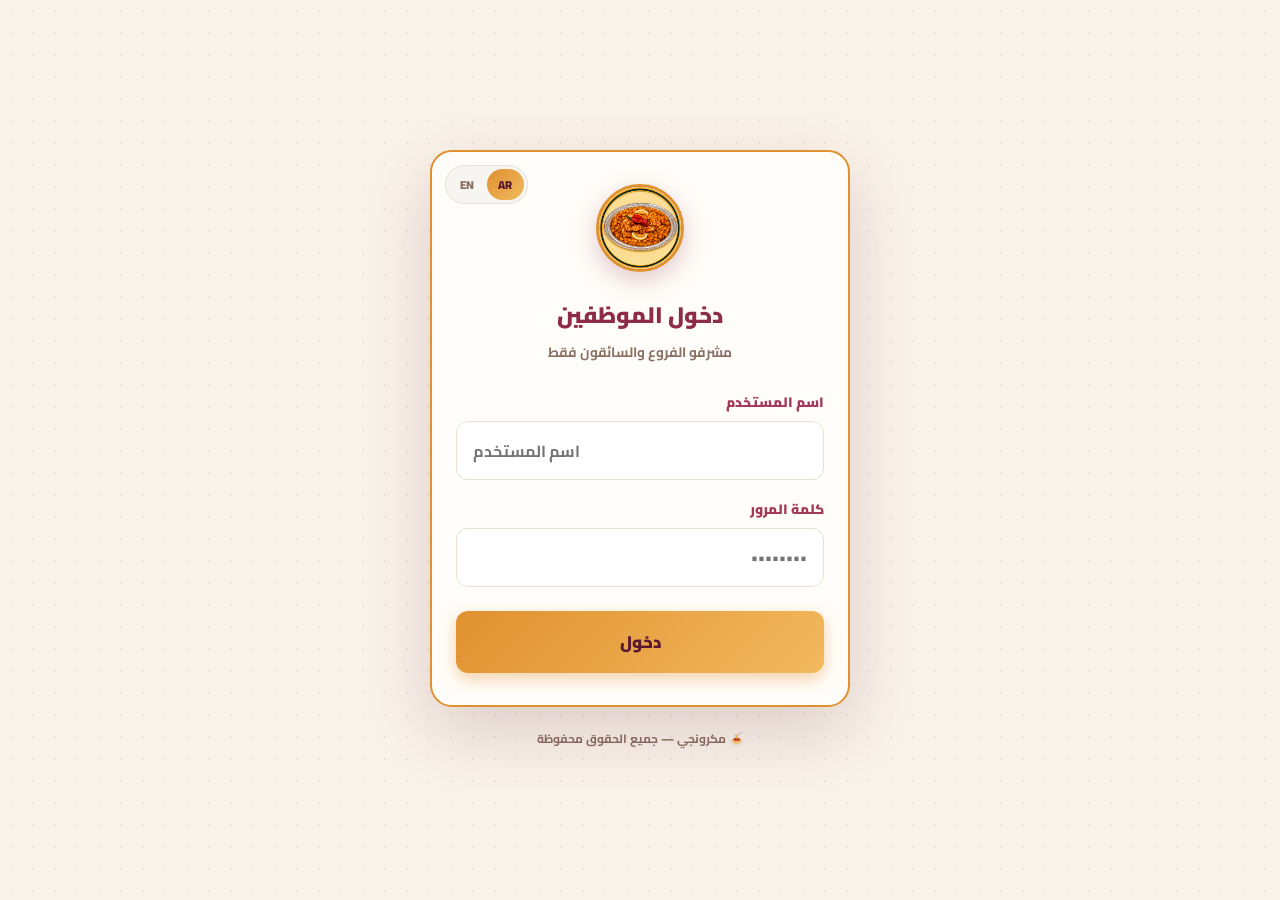
<file: login.html>
<!DOCTYPE html>
<html lang="ar" dir="rtl">
<head>
<meta charset="UTF-8">
<meta name="viewport" content="width=device-width, initial-scale=1.0, maximum-scale=1.0, user-scalable=no">
<title data-t="login.title">دخول الموظفين | مكرونجي</title>
<link rel="icon" href="img/logo.png">
<link rel="preconnect" href="https://fonts.googleapis.com">
<link href="https://fonts.googleapis.com/css2?family=Cairo:wght@400;700;900&display=swap" rel="stylesheet">
<style>
/* ═══════════════════════════════════════════
   مكرونجي - صفحة دخول الموظفين (v2 — i18n موحد)
   ═══════════════════════════════════════════ */
:root{
  --brown:#8e2a4a; --brown2:#a4385c; --dark:#5a1830;
  --gold:#e0912f; --gold2:#f2b95f; --cream:#faf3ea; --card:#fffdf9;
  --ink:#2b1a15; --muted:#8a6f63; --line:#eadfd2;
  --ok:#1e5b4f; --err:#b91c1c;
}
*,::before,::after{box-sizing:border-box;margin:0;padding:0;-webkit-tap-highlight-color:transparent}
html{-webkit-text-size-adjust:100%}
body{
  font-family:'Cairo',sans-serif;
  background:var(--cream);
  background-image:radial-gradient(#efe3d3 1px,transparent 1px);
  background-size:22px 22px;
  color:var(--ink);
  min-height:100vh;
  display:flex;align-items:center;justify-content:center;
  padding:1rem;
}

/* ─── بطاقة الدخول ─── */
.login-wrap{width:min(420px,100%);}
.login-card{
  background:var(--card);
  border:2px solid var(--gold);
  border-radius:22px;
  padding:2rem 1.5rem;
  box-shadow:0 24px 70px rgba(90,24,48,.18);
  text-align:center;
  position:relative;
}
.login-card img.logo{
  width:88px;height:88px;border-radius:50%;
  object-fit:cover;border:3px solid var(--gold);
  box-shadow:0 8px 24px rgba(142,42,74,.25);
  background:#e8a04c;margin-bottom:.8rem;
}
.login-card h1{
  color:var(--brown);font-size:1.4rem;font-weight:900;margin-bottom:.2rem;
}
.login-card p.sub{
  color:var(--muted);font-size:.85rem;font-weight:700;margin-bottom:1.5rem;
}

/* ─── الحقول ─── */
.field{margin-bottom:1rem;text-align:start;}
.field label{
  display:block;font-size:.85rem;font-weight:900;
  color:var(--brown2);margin-bottom:.35rem;
}
.field input{
  width:100%;padding:.85rem 1rem;
  border:1.5px solid var(--line);border-radius:12px;
  font-family:inherit;font-size:1rem;font-weight:700;
  background:#fff;color:var(--ink);outline:none;
  transition:.2s;
}
.field input:focus{
  border-color:var(--gold);
  box-shadow:0 0 0 3px #e0912f33;
}
.field input.ltr{direction:ltr;text-align:left;}

/* ─── زر الدخول ─── */
.btn-login{
  width:100%;padding:.95rem;
  background:linear-gradient(135deg,var(--gold),var(--gold2));
  color:var(--dark);border:none;border-radius:12px;
  font-family:inherit;font-size:1.05rem;font-weight:900;
  cursor:pointer;transition:.25s;
  box-shadow:0 6px 16px rgba(224,145,47,.4);
  margin-top:.5rem;
}
.btn-login:hover{transform:translateY(-2px);box-shadow:0 10px 24px rgba(224,145,47,.5);}
.btn-login:active{transform:scale(.97);}
.btn-login:disabled{opacity:.55;cursor:not-allowed;transform:none;}

/* ─── لافتة الخطأ ─── */
.err-banner{
  display:none;align-items:center;gap:.5rem;
  background:#fee2e2;border:1.5px solid #ef444455;color:var(--err);
  border-radius:12px;padding:.65rem .9rem;
  font-size:.82rem;font-weight:800;line-height:1.6;
  margin-bottom:1rem;text-align:start;
}
.err-banner.show{display:flex;}

/* ─── لافتة النجاح ─── */
.ok-banner{
  display:none;align-items:center;gap:.5rem;
  background:#dcf5e8;border:1.5px solid #128c5e33;color:var(--ok);
  border-radius:12px;padding:.65rem .9rem;
  font-size:.82rem;font-weight:800;line-height:1.6;
  margin-bottom:1rem;text-align:start;
}
.ok-banner.show{display:flex;}

/* ─── v2: زر اللغة المدمج (متناسق مع i18n-staff) ─── */
.lang-toggle{
  position:absolute;top:.8rem;inset-inline-end:.8rem;
  display:inline-flex;background:#00000008;border:1px solid var(--line);
  border-radius:50px;padding:3px;gap:2px;
}
.lang-toggle button{
  padding:.28rem .7rem;border-radius:50px;border:none;
  background:transparent;color:var(--muted);
  font-family:inherit;font-weight:900;font-size:.72rem;cursor:pointer;
  transition:.2s;
}
.lang-toggle button.active{
  background:linear-gradient(135deg,var(--gold),var(--gold2));color:var(--dark);
}

/* ─── شاشة تغيير كلمة المرور ─── */
#changeScreen{display:none;}
.note-box{
  background:#fff6e6;border:1.5px dashed var(--gold);
  border-radius:12px;padding:.7rem .9rem;
  font-size:.8rem;font-weight:800;color:var(--muted);
  line-height:1.7;margin-bottom:1.2rem;text-align:start;
}

/* ─── تحميل ─── */
.spinner{
  display:inline-block;width:18px;height:18px;
  border:3px solid #ffffff55;border-top-color:#fff;
  border-radius:50%;animation:spin .8s linear infinite;
  vertical-align:middle;margin-inline-end:.4rem;
}
@keyframes spin{to{transform:rotate(360deg)}}

/* ─── تذييل ─── */
.foot{
  text-align:center;margin-top:1.2rem;
  color:var(--muted);font-size:.75rem;font-weight:700;
}
</style>
</head>
<body>

<div class="login-wrap">
  <div class="login-card">

    <!-- v2: زر اللغة المدمج (يرتبط بـ setStaffLang المركزي) -->
    <div class="lang-toggle">
      <button id="langAr" class="active" onclick="pickLang('ar')">AR</button>
      <button id="langEn" onclick="pickLang('en')">EN</button>
    </div>

    <!-- ═══ شاشة الدخول ═══ -->
    <div id="loginScreen">
      <img class="logo" src="img/logo.png" alt="مكرونجي">
      <h1 data-t="login.title">دخول الموظفين</h1>
      <p class="sub" data-t="login.subtitle">مشرفو الفروع والسائقون فقط</p>

      <div class="err-banner" id="loginErr"></div>

      <div class="field">
        <label data-t="login.username">اسم المستخدم</label>
        <input type="text" id="username" class="ltr" autocomplete="username"
               data-t-placeholder="login.username" placeholder="supervisor.badiah">
      </div>

      <div class="field">
        <label data-t="login.password">كلمة المرور</label>
        <input type="password" id="password" autocomplete="current-password"
               placeholder="••••••••">
      </div>

      <button class="btn-login" id="btnLogin" onclick="doLogin()">
        <span data-t="login.loginBtn">دخول</span>
      </button>
    </div>

    <!-- ═══ شاشة تغيير كلمة المرور (أول دخول) ═══ -->
    <div id="changeScreen">
      <img class="logo" src="img/logo.png" alt="مكرونجي">
      <h1 data-t="login.changeTitle">تغيير كلمة المرور</h1>

      <div class="note-box" data-t="login.changeNote">
        هذه أول مرة تدخل بها. لحماية حسابك، اختر كلمة مرور جديدة:
        8 أحرف على الأقل، وتحتوي حرفاً كبيراً وحرفاً صغيراً ورقماً.
      </div>

      <div class="err-banner" id="changeErr"></div>
      <div class="ok-banner" id="changeOk"></div>

      <div class="field">
        <label data-t="login.newPass">كلمة المرور الجديدة</label>
        <input type="password" id="newPass" class="ltr" autocomplete="new-password">
      </div>

      <div class="field">
        <label data-t="login.confirmPass">تأكيد كلمة المرور</label>
        <input type="password" id="confirmPass" class="ltr" autocomplete="new-password">
      </div>

      <button class="btn-login" id="btnChange" onclick="doChangePassword()">
        <span data-t="login.savePass">حفظ ومتابعة</span>
      </button>
    </div>

  </div>

  <div class="foot">🍝 <span data-t="login.brand">مكرونجي</span> — <span data-t="login.rights">جميع الحقوق محفوظة</span></div>
</div>

<!-- v2: نظام الترجمة المركزي (نفس ملف باقي الصفحات) -->
<script src="i18n-staff.js"></script>

<script>
/* ═══════════════════════════════════════════
   إعدادات الربط
   ═══════════════════════════════════════════ */
const API_BASE = 'https://makaronjy-api.makaronjy.workers.dev';

/* ═══════════════════════════════════════════
   v2: اللغة — عبر i18n-staff.js المركزي
   ═══════════════════════════════════════════ */
function pickLang(lang){
  setStaffLang(lang);
  syncLangUI();
}
function syncLangUI(){
  const lang = getStaffLang();
  const arBtn = document.getElementById('langAr');
  const enBtn = document.getElementById('langEn');
  if(arBtn) arBtn.classList.toggle('active', lang === 'ar');
  if(enBtn) enBtn.classList.toggle('active', lang === 'en');
  /* applyStaffI18n يترجم data-t تلقائياً */
  if(typeof applyStaffI18n === 'function') applyStaffI18n();
  /* ترجمة placeholders */
  document.querySelectorAll('[data-t-placeholder]').forEach(function(el){
    const key = el.getAttribute('data-t-placeholder');
    const text = tt(key);
    if(text !== key) el.placeholder = text;
  });
}
/* مزامنة عند فتح تبويب آخر يغير اللغة */
window.addEventListener('staff-lang-changed', syncLangUI);

function showErr(id, msg) {
  const b = document.getElementById(id);
  if(!b) return;
  b.textContent = msg;
  b.classList.add('show');
}
function hideErr(id) {
  const b = document.getElementById(id);
  if(b) b.classList.remove('show');
}

/* ─── فك التوكن محلياً (للتحقق من الصلاحية فقط) ─── */
function decodeJwtPayload(token) {
  try {
    const payload = token.split('.')[1];
    let str = payload.replace(/-/g, '+').replace(/_/g, '/');
    while (str.length % 4) str += '=';
    return JSON.parse(atob(str));
  } catch (e) { return null; }
}

/* ─── التوجيه حسب الدور ─── */
function redirectByRole(user) {
  if (user.role === 'super_admin') {
    location.href = 'admin.html';
  } else if (user.role === 'supervisor') {
    location.href = 'supervisor.html';
  } else if (user.role === 'driver') {
    location.href = 'driver.html';
  } else {
    location.href = 'index.html';
  }
}

/* ─── عند فتح الصفحة: فحص جلسة محفوظة ─── */
(function checkExistingSession() {
  const token = localStorage.getItem('mk_staff_token');
  const userRaw = localStorage.getItem('mk_staff_user');
  if (!token || !userRaw) return;

  const payload = decodeJwtPayload(token);
  if (!payload || !payload.exp || payload.exp < Math.floor(Date.now() / 1000)) {
    localStorage.removeItem('mk_staff_token');
    localStorage.removeItem('mk_staff_user');
    return;
  }

  const user = JSON.parse(userRaw);

  if (user.mustChangePassword) {
    document.getElementById('loginScreen').style.display = 'none';
    document.getElementById('changeScreen').style.display = 'block';
    return;
  }

  redirectByRole(user);
})();

/* ─── تسجيل الدخول ─── */
async function doLogin() {
  hideErr('loginErr');
  const username = document.getElementById('username').value.trim();
  const password = document.getElementById('password').value;

  if (!username || !password) {
    showErr('loginErr', tt('login.errEmpty'));
    return;
  }

  const btn = document.getElementById('btnLogin');
  btn.disabled = true;
  btn.innerHTML = '<span class="spinner"></span>' + tt('login.logging');

  try {
    const res = await fetch(API_BASE + '/api/auth/login', {
      method: 'POST',
      headers: { 'Content-Type': 'application/json' },
      body: JSON.stringify({ username, password }),
    });
    const data = await res.json();

    if (!res.ok || !data.success) {
      showErr('loginErr', '⚠️ ' + (data.error || tt('errors.network')));
      return;
    }

    localStorage.setItem('mk_staff_token', data.token);
    localStorage.setItem('mk_staff_user', JSON.stringify(data.user));

    if (data.user.mustChangePassword) {
      document.getElementById('loginScreen').style.display = 'none';
      document.getElementById('changeScreen').style.display = 'block';
      return;
    }

    redirectByRole(data.user);

  } catch (e) {
    showErr('loginErr', tt('login.errNetwork') || ('⚠️ ' + (e.message || '')));
  } finally {
    btn.disabled = false;
    btn.innerHTML = '<span data-t="login.loginBtn">' + tt('login.loginBtn') + '</span>';
  }
}

/* ─── تغيير كلمة المرور ─── */
async function doChangePassword() {
  hideErr('changeErr');
  hideErr('changeOk');

  const newPass = document.getElementById('newPass').value;
  const confirmPass = document.getElementById('confirmPass').value;

  if (newPass !== confirmPass) {
    showErr('changeErr', tt('login.errPassMismatch'));
    return;
  }
  if (newPass.length < 8 || !/[A-Z]/.test(newPass) || !/[a-z]/.test(newPass) || !/[0-9]/.test(newPass)) {
    showErr('changeErr', tt('login.errPassWeak'));
    return;
  }

  const token = localStorage.getItem('mk_staff_token');
  const btn = document.getElementById('btnChange');
  btn.disabled = true;
  btn.innerHTML = '<span class="spinner"></span>' + tt('login.saving');

  try {
    const res = await fetch(API_BASE + '/api/auth/change-password', {
      method: 'POST',
      headers: {
        'Content-Type': 'application/json',
        'Authorization': 'Bearer ' + token,
      },
      body: JSON.stringify({ new_password: newPass }),
    });
    const data = await res.json();

    if (!res.ok || !data.success) {
      showErr('changeErr', '⚠️ ' + (data.error || tt('errors.network')));
      return;
    }

    const user = JSON.parse(localStorage.getItem('mk_staff_user') || '{}');
    user.mustChangePassword = false;
    localStorage.setItem('mk_staff_user', JSON.stringify(user));

    showErr('changeOk', tt('login.okChanged'));
    document.getElementById('changeOk').classList.add('show');

    setTimeout(() => redirectByRole(user), 900);

  } catch (e) {
    showErr('changeErr', tt('login.errNetwork') || ('⚠️ ' + (e.message || '')));
  } finally {
    btn.disabled = false;
    btn.innerHTML = '<span>' + tt('login.savePass') + '</span>';
  }
}

/* ─── Enter للدخول ─── */
document.getElementById('password').addEventListener('keydown', e => {
  if (e.key === 'Enter') doLogin();
});
document.getElementById('confirmPass').addEventListener('keydown', e => {
  if (e.key === 'Enter') doChangePassword();
});

/* ═══════════════════════════════════════════
   v2: الإقلاع — تهيئة i18n المركزي
   ═══════════════════════════════════════════ */
initStaffI18n({ autoLangToggle: false }); /* نتجنب الزر العائم (عندنا زر مدمج أجمل) */
syncLangUI();
</script>

</body>
</html>
<!-- ===== END login.html (v2) ===== -->
</file>
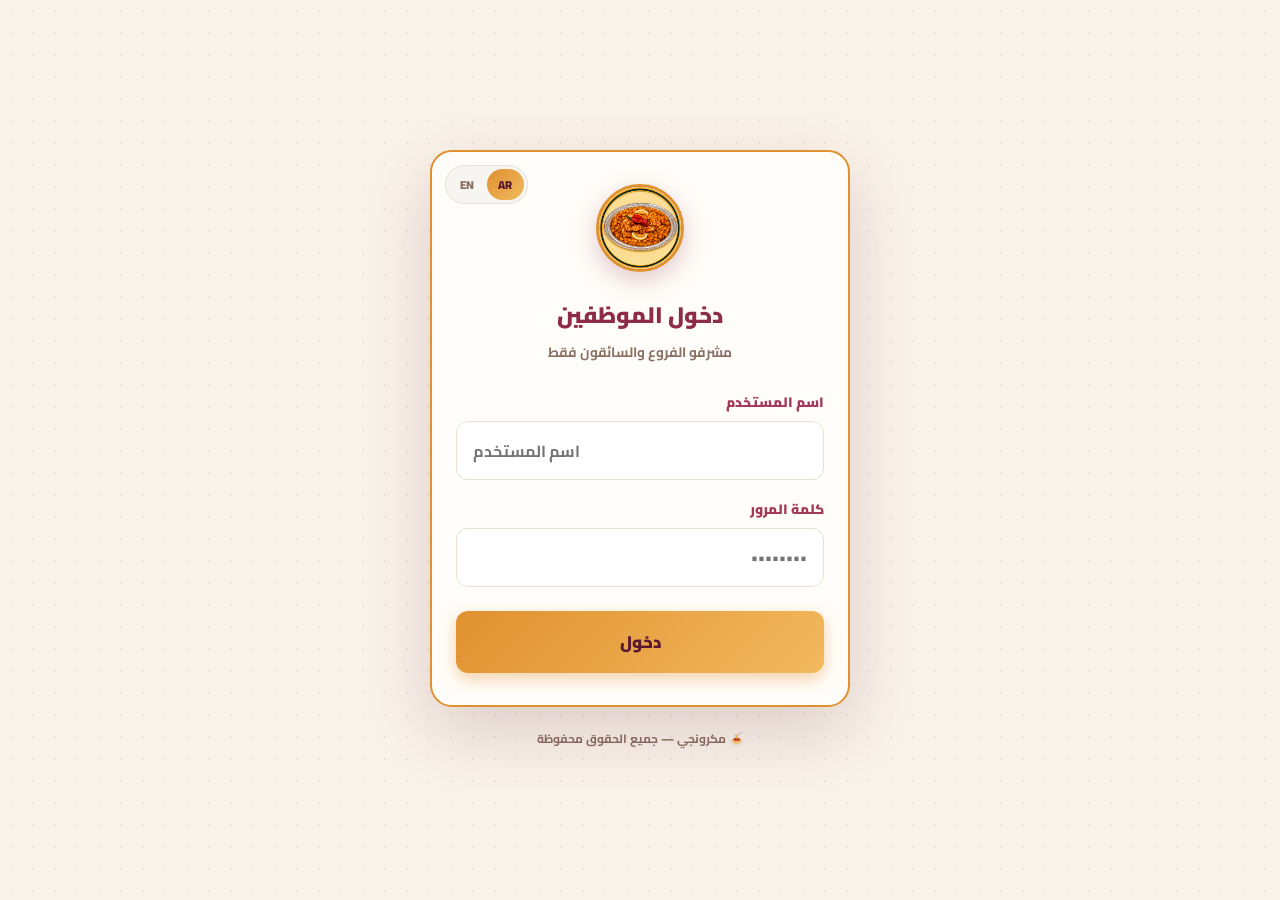
<file: supervisor.html>
<!DOCTYPE html>
<html lang="ar" dir="rtl">
<head>
<meta charset="UTF-8">
<meta name="viewport" content="width=device-width, initial-scale=1.0">
<title data-t="supervisor.pageTitle">لوحة مشرف الفرع | مكرونجي</title>
<link rel="icon" href="img/logo.png">
<link href="https://fonts.googleapis.com/css2?family=Cairo:wght@400;700;900&display=swap" rel="stylesheet">
<style>
:root{
  --brown:#8e2a4a; --brown2:#a4385c; --dark:#5a1830;
  --gold:#e0912f; --gold2:#f2b95f; --cream:#faf3ea; --card:#fffdf9;
  --ink:#2b1a15; --muted:#8a6f63; --line:#eadfd2;
  --wa:#128c5e; --ok:#1e5b4f; --okbg:#dcf5e8; --err:#b91c1c; --errbg:#fee2e2;
}
*,::before,::after{box-sizing:border-box;margin:0;padding:0;-webkit-tap-highlight-color:transparent}
body{
  font-family:'Cairo',sans-serif;background:var(--cream);
  background-image:radial-gradient(#efe3d3 1px,transparent 1px);background-size:22px 22px;
  color:var(--ink);min-height:100vh;padding-bottom:3rem;
}

/* ─── الشريط العلوي (الترتيب المعتمد) ─── */
.topbar{
  position:sticky;top:0;z-index:50;
  background:rgba(90,24,48,.97);backdrop-filter:blur(8px);
  color:#fff;display:flex;align-items:center;gap:.5rem;
  flex-wrap:wrap;row-gap:.4rem;
  padding:.65rem 1rem;box-shadow:0 4px 18px rgba(0,0,0,.25);
}
.topbar .brand{display:flex;align-items:center;min-width:0;}
.topbar .brand b{font-size:.95rem;font-weight:900;display:block;line-height:1.2;}
.topbar .brand small{color:var(--gold2);font-size:.7rem;font-weight:700;display:block;}
.topbar .spacer{flex:1;}
.bell{
  position:relative;background:#ffffff14;border:1px solid #ffffff2b;
  border-radius:50px;padding:.35rem .8rem;color:#fff;
  font-family:inherit;font-weight:900;font-size:.8rem;cursor:pointer;
}
.bell .cnt{
  position:absolute;top:-6px;inset-inline-end:-6px;
  background:var(--err);color:#fff;border-radius:50px;
  min-width:20px;height:20px;font-size:.68rem;font-weight:900;
  display:flex;align-items:center;justify-content:center;padding:0 4px;
}
.icon-btn{
  background:#ffffff14;border:1px solid #ffffff2b;border-radius:50px;
  padding:.35rem .7rem;color:#fff;font-family:inherit;
  font-weight:900;font-size:.8rem;cursor:pointer;
}
.icon-btn.off{opacity:.5;}
.lang-toggle{
  display:inline-flex;background:#ffffff14;border:1px solid #ffffff2b;
  border-radius:50px;padding:3px;gap:2px;
}
.lang-toggle button{
  padding:.3rem .72rem;border-radius:50px;border:none;
  background:transparent;color:#ffffffb0;
  font-family:inherit;font-weight:900;font-size:.72rem;cursor:pointer;
}
.lang-toggle button.active{
  background:linear-gradient(135deg,var(--gold),var(--gold2));color:var(--dark);
}

/* ─── الإحصائيات ─── */
.stats{
  display:grid;grid-template-columns:repeat(3,1fr);gap:.6rem;
  max-width:1100px;margin:1rem auto;padding:0 1rem;
}
.stat{
  background:var(--card);border:1.5px solid var(--line);border-radius:16px;
  padding:.8rem;text-align:center;
}
.stat b{display:block;font-size:1.35rem;font-weight:900;color:var(--brown);}
.stat small{color:var(--muted);font-size:.72rem;font-weight:800;}

/* ─── الأقسام ─── */
.wrap{max-width:1100px;margin:0 auto;padding:0 1rem;}
.sec-title{
  display:flex;align-items:center;gap:.5rem;
  font-size:1.05rem;font-weight:900;color:var(--brown);
  margin:1.4rem 0 .7rem;
}
.sec-title .pill{
  background:var(--brown);color:#fff;border-radius:50px;
  padding:.1rem .6rem;font-size:.72rem;font-weight:900;
}

/* ─── بطاقة الطلب ─── */
.order-card{
  background:var(--card);border:1.5px solid var(--line);border-radius:18px;
  padding:1rem;margin-bottom:.8rem;
  box-shadow:0 2px 8px rgba(90,24,48,.06);
}
.order-card.new{border-color:var(--gold);box-shadow:0 0 0 3px #e0912f22,0 8px 22px rgba(90,24,48,.12);}
.order-card.pool{border-color:#38bdf8;box-shadow:0 0 0 2px #38bdf822;}
.oc-head{display:flex;align-items:center;gap:.6rem;flex-wrap:wrap;margin-bottom:.6rem;}
.oc-num{
  background:var(--dark);color:var(--gold2);border-radius:10px;
  padding:.2rem .7rem;font-weight:900;font-size:.95rem;direction:ltr;
}
.oc-type{border-radius:50px;padding:.15rem .65rem;font-size:.7rem;font-weight:900;}
.oc-type.pickup{background:#fff6e6;color:#a06b1c;border:1px dashed var(--gold);}
.oc-type.delivery{background:#e3f2fd;color:#1565c0;border:1px dashed #90caf9;}
.oc-cust{font-weight:900;font-size:.95rem;}
.oc-phone{color:var(--muted);font-weight:800;font-size:.8rem;direction:ltr;}
.oc-total{margin-inline-start:auto;font-weight:900;color:var(--ok);font-size:1rem;}

/* ═══ شارة الوقت النسبي + الألوان الذكية ═══ */
.oc-time{
  display:inline-flex;align-items:center;
  font-size:.7rem;font-weight:900;border-radius:50px;
  padding:.15rem .65rem;background:#f3e7d7;color:var(--muted);
  border:1px solid var(--line);direction:ltr;
  transition:background .4s,color .4s,border-color .4s;
}
/* 🟢 جديد: أقل من 5 دقائق */
.oc-time.fresh{background:var(--okbg);border-color:var(--ok);color:var(--ok);}
/* 🔴 متأخر: أكثر من 30 دقيقة + نبض تنبيهي */
.oc-time.late{background:var(--errbg);border-color:var(--err);color:var(--err);animation:latePulse 2s infinite;}
@keyframes latePulse{0%,100%{box-shadow:0 0 0 0 rgba(185,28,28,.35)}50%{box-shadow:0 0 0 6px rgba(185,28,28,0)}}
/* ⚪ عادي: 5-30 دقيقة = الشكل الافتراضي بدون كلاس */

.oc-line{font-size:.85rem;font-weight:700;color:var(--ink);margin:.25rem 0;line-height:1.7;}
.oc-line .lbl{color:var(--muted);}
.oc-items{
  background:#fff;border:1px dashed var(--line);border-radius:12px;
  padding:.5rem .7rem;margin:.5rem 0;font-size:.83rem;font-weight:800;line-height:1.9;
}
.oc-note{
  background:#fff6e6;border:1px dashed var(--gold);border-radius:10px;
  padding:.4rem .7rem;font-size:.8rem;font-weight:800;color:#a06b1c;margin:.4rem 0;
}
.oc-actions{display:flex;gap:.5rem;flex-wrap:wrap;margin-top:.7rem;}
.btn{
  border:none;border-radius:12px;padding:.6rem 1rem;
  font-family:inherit;font-weight:900;font-size:.83rem;cursor:pointer;transition:.2s;
}
.btn:active{transform:scale(.96);}
.btn:disabled{opacity:.5;cursor:not-allowed;}
.btn-ok{background:var(--ok);color:#fff;}
.btn-err{background:var(--errbg);color:var(--err);}
.btn-gold{background:linear-gradient(135deg,var(--gold),var(--gold2));color:var(--dark);}
.btn-wa{background:var(--wa);color:#fff;}
.btn-blue{background:#38bdf8;color:#0c4a6e;}
.btn-plain{background:#f3e7d7;color:var(--brown2);}
.sel{
  border:1.5px solid var(--line);border-radius:10px;padding:.55rem .6rem;
  font-family:inherit;font-weight:800;background:#fff;color:var(--ink);
}
.map-link{
  color:var(--brown2);font-weight:900;font-size:.8rem;text-decoration:none;
  border-bottom:1.5px dashed var(--gold);
}

/* بطاقة الحوض */
.pool-info{
  background:#e0f2fe;border:1.5px dashed #38bdf8;border-radius:12px;
  padding:.7rem .9rem;margin:.4rem 0;font-size:.82rem;font-weight:800;
  color:#075985;line-height:1.8;display:flex;align-items:center;gap:.6rem;
}
.pool-info .ico{font-size:1.6rem;}
.pool-info .txt{flex:1;}
.pool-info b{display:block;font-size:.9rem;font-weight:900;}
.pool-toggle{
  background:transparent;border:none;color:#075985;
  font-family:inherit;font-weight:900;font-size:.75rem;
  cursor:pointer;text-decoration:underline;padding:0;
}
.pool-assign-wrap{
  display:none;background:#f0f9ff;border:1px solid #bae6fd;
  border-radius:10px;padding:.6rem;margin-top:.5rem;
}
.pool-assign-wrap.show{display:block;}
.pool-assign-wrap small{
  display:block;color:var(--muted);font-size:.72rem;
  font-weight:700;margin-bottom:.4rem;
}

/* ─── فارغ ─── */
.empty{
  text-align:center;color:var(--muted);font-weight:800;
  padding:1.6rem;border:1.5px dashed var(--line);border-radius:16px;font-size:.9rem;
}

/* ─── توست ─── */
#toast{position:fixed;bottom:1.2rem;inset-inline:0;display:flex;flex-direction:column;align-items:center;gap:.5rem;z-index:4000;pointer-events:none;}
.toast{
  background:var(--dark);color:#fff;border-radius:50px;
  padding:.6rem 1.4rem;font-weight:900;font-size:.85rem;
  box-shadow:0 10px 30px rgba(0,0,0,.3);animation:pop .3s ease;
}
.toast.err{background:var(--err);}
.toast.ok{background:var(--ok);}
@keyframes pop{from{transform:scale(.85);opacity:0}to{transform:scale(1);opacity:1}}

/* ─── نافذة التأكيد branded ─── */
.mk-confirm{
  position:fixed;inset:0;z-index:5200;
  background:rgba(40,12,24,.62);backdrop-filter:blur(8px);-webkit-backdrop-filter:blur(8px);
  display:none;align-items:center;justify-content:center;padding:1rem;
}
.mk-confirm.show{display:flex;animation:mkFade .2s ease}
@keyframes mkFade{from{opacity:0}to{opacity:1}}
.mk-confirm .box{
  background:var(--card);border:2px solid var(--gold);border-radius:22px;
  padding:1.5rem 1.2rem;max-width:360px;width:100%;
  box-shadow:0 20px 60px rgba(90,24,48,.4);
  animation:mkPop .25s cubic-bezier(.2,.9,.3,1.3);
}
@keyframes mkPop{from{transform:scale(.9);opacity:0}to{transform:scale(1);opacity:1}}
.mk-confirm .ico{font-size:2.4rem;text-align:center;margin-bottom:.3rem}
.mk-confirm h3{text-align:center;color:var(--brown);font-size:1.05rem;font-weight:900;margin-bottom:.7rem}
.mk-confirm .msg{
  background:var(--cream);border:1px dashed var(--line);border-radius:12px;
  padding:.8rem .9rem;margin-bottom:.6rem;font-size:.85rem;font-weight:700;
  color:var(--ink);line-height:1.7;text-align:center;
}
.mk-confirm .meta{
  padding:.5rem .7rem;background:#fff6e6;border:1px dashed var(--gold);
  border-radius:10px;font-size:.75rem;color:#a06b1c;text-align:center;
  font-weight:900;margin-bottom:.9rem;direction:ltr;
}
.mk-confirm .acts{display:flex;gap:.5rem}
.mk-confirm .acts button{
  flex:1;border:none;border-radius:12px;padding:.85rem;
  font-family:inherit;font-weight:900;font-size:.88rem;cursor:pointer;
}
.mk-confirm .btn-yes{background:linear-gradient(135deg,var(--gold),var(--gold2));color:var(--dark)}
.mk-confirm .btn-no{background:#f3e7d7;color:var(--brown2)}
.mk-confirm .btn-danger{background:var(--err);color:#fff}

/* ─── الطباعة ─── */
#reportArea{display:none;}
@media print{
  body *{visibility:hidden;}
  #reportArea, #reportArea *{visibility:visible;}
  #reportArea{display:block;position:absolute;inset:0;padding:2rem;}
  #reportArea h2{margin-bottom:1rem;}
  #reportArea table{width:100%;border-collapse:collapse;font-size:12px;}
  #reportArea th,#reportArea td{border:1px solid #999;padding:6px;text-align:right;}
}
</style>
</head>
<body>

<!-- ═══ الشريط العلوي بالترتيب المعتمد ═══ -->
<div class="topbar">
  <div class="brand">
    <div>
      <b id="supName">...</b>
      <small id="supBranch">...</small>
    </div>
  </div>
  <div class="spacer"></div>
  <button class="bell" id="bellBtn">🔔 <span class="cnt" id="bellCnt" hidden>0</span></button>
  <button class="icon-btn" id="soundBtn" onclick="toggleSound()">🔊</button>
  <button class="icon-btn" onclick="printReport()">📄</button>
  <div class="lang-toggle">
    <button id="langAr" class="active" onclick="pickLang('ar')">AR</button>
    <button id="langEn" onclick="pickLang('en')">EN</button>
  </div>
  <button class="icon-btn" onclick="logout()" data-t="common.logout">خروج 🚪</button>
</div>

<!-- ═══ الإحصائيات ═══ -->
<div class="stats">
  <div class="stat"><b id="stOrders">0</b><small data-t="supervisor.stats.todayOrders">طلبات اليوم</small></div>
  <div class="stat"><b id="stRevenue">0</b><small data-t="supervisor.stats.todayRevenue">مبيعات اليوم (ريال)</small></div>
  <div class="stat"><b id="stDrivers">0</b><small data-t="supervisor.stats.availableDrivers">سائقون متاحون</small></div>
</div>

<div class="wrap">
  <div class="sec-title">🔔 <span data-t="supervisor.sections.newOrders">طلبات جديدة</span> <span class="pill" id="cntNew">0</span></div>
  <div id="listNew"></div>

  <div class="sec-title">🍳 <span data-t="supervisor.sections.inProgress">قيد التنفيذ</span> <span class="pill" id="cntProg">0</span></div>
  <div id="listProgress"></div>

  <div class="sec-title">🚗 <span data-t="supervisor.sections.activeDelivery">توصيلات نشطة</span> <span class="pill" id="cntActive">0</span></div>
  <div id="listActive"></div>

  <div class="sec-title">✅ <span data-t="supervisor.sections.deliveredToday">سُلّم اليوم</span> <span class="pill" id="cntDone">0</span></div>
  <div id="listDone"></div>
</div>

<!-- نافذة التأكيد branded -->
<div class="mk-confirm" id="mkConfirm">
  <div class="box">
    <div class="ico" id="mkCfIco">⚠️</div>
    <h3 id="mkCfTitle"></h3>
    <div class="msg" id="mkCfMsg"></div>
    <div class="meta" id="mkCfMeta" style="display:none"></div>
    <div class="acts">
      <button class="btn-no" id="mkCfNo">إلغاء</button>
      <button class="btn-yes" id="mkCfYes">تأكيد</button>
    </div>
  </div>
</div>

<div id="reportArea"></div>
<div id="toast"></div>

<!-- v3.1: settings.js يبقى كاحتياطي offline — يُستبدل ببيانات D1 عند النجاح -->
<script src="settings.js"></script>
<script src="i18n-staff.js"></script>

<script>
/* ═══════════════════════════════════════════
   مكرونجي — لوحة مشرف الفرع (v3.1)
   v3.1: • المنيو والإعدادات تُقرأ من D1 (نفس مصدر تطبيق الزبون)
           مع رجوع تلقائي لنسخة المستودع عند فشل الشبكة
         • تحديث دوري كل 60 ثانية — الأصناف الجديدة تظهر بلا إعادة تحميل
         • كل إصلاحات esc() من v3.0-P0 محفوظة كما هي
   v3.0-P0-Fixed: تطبيق esc() على جميع مدخلات المستخدم لمنع XSS.
   ═══════════════════════════════════════════ */
const API_BASE = 'https://makaronjy-api.makaronjy.workers.dev';
const REFRESH_MS = 10000;      // 10 ثوانٍ للتحديث الدوري (بيانات من Worker)
const TIME_REFRESH_MS = 5000;  // 5 ثوانٍ للوقت النسبي (محلي مجاني 100%)
const LIVE_REFRESH_MS = 60000; // v3.1: دقيقة للمنيو/الإعدادات (خفيف على الحصة)
const DATA_TTL_MS = 60000;     // v3.1: صلاحية الكاش المحلي

let TOKEN = localStorage.getItem('mk_staff_token');
let USER = null;
try { USER = JSON.parse(localStorage.getItem('mk_staff_user') || 'null'); } catch(e){}
let DRIVERS = [];
let LAST_ORDERS = [];
let knownPending = new Set();
let soundOn = localStorage.getItem('sup_sound') !== 'off';
let audioCtx = null;
let MENU_DATA = null;
let MENU_LOADING = null;
let MENU_STAMP = 0;            // v3.1
let SETTINGS_LOADING = null;   // v3.1
let SETTINGS_STAMP = 0;        // v3.1

/* ─── حماية الصفحة ─── */
(function guard() {
  if (!TOKEN || !USER) { location.href = 'login.html'; return; }
  if (USER.role !== 'supervisor' && USER.role !== 'super_admin') { location.href = 'login.html'; return; }
  if (USER.mustChangePassword) { location.href = 'login.html'; return; }
  if (USER.role === 'super_admin') {
    if (!confirm('أنت المالك – لوحتك الشاملة في admin.html\nهل تريد البقاء في عرض المشرف؟')) {
      location.href = 'admin.html'; return;
    }
  }
  document.getElementById('supName').textContent = USER.name || '—';
  document.getElementById('supBranch').textContent = USER.branchName || '—';
  updateSoundBtn();
})();

/* ═══════════════════════════════════════════
   v3.1: المنيو من D1 أولاً + رجوع للمستودع
   ═══════════════════════════════════════════ */
async function loadMenu(force){
  const fresh = MENU_DATA && (Date.now() - MENU_STAMP < DATA_TTL_MS);
  if(!force && fresh) return MENU_DATA;
  if(MENU_LOADING) return MENU_LOADING;
  MENU_LOADING = (async function(){
    /* 1) المصدر الأساسي: D1 عبر الووركر — نفس ما يراه الزبون */
    try{
      const r = await fetch(API_BASE + '/api/data/menu', { cache:'no-store' });
      if(r.ok){
        const j = await r.json();
        if(j && Array.isArray(j.menu) && j.menu.length){
          MENU_STAMP = Date.now();
          return j.menu;
        }
      }
    }catch(e){}
    /* 2) احتياطي: نسخة المستودع — تعمل لو تعطل الووركر */
    try{
      const r2 = await fetch('menu.js', { cache:'no-store' });
      if(r2.ok){
        const text = await r2.text();
        const match = text.match(/window\.MENU\s*=\s*(\[[\s\S]*?\]);/);
        if(match){
          try{
            const arr = JSON.parse(match[1]);
            if(Array.isArray(arr) && arr.length){
              MENU_STAMP = Date.now();
              return arr;
            }
          }catch(e){}
        }
      }
    }catch(e){}
    /* 3) آخر احتياطي: ما لدينا في الذاكرة */
    return MENU_DATA || [];
  })();
  try{
    MENU_DATA = await MENU_LOADING;
  }finally{
    MENU_LOADING = null;
  }
  return MENU_DATA;
}

/* ═══════════════════════════════════════════
   v3.1: الإعدادات من D1 (أسماء الفروع بالإنجليزية)
   settings.js المحمّل عبر <script> يبقى احتياطياً
   ═══════════════════════════════════════════ */
async function loadSettings(force){
  const fresh = window.APP_SETTINGS && (Date.now() - SETTINGS_STAMP < DATA_TTL_MS);
  if(!force && fresh) return window.APP_SETTINGS || null;
  if(SETTINGS_LOADING) return SETTINGS_LOADING;
  SETTINGS_LOADING = (async function(){
    try{
      const r = await fetch(API_BASE + '/api/data/settings', { cache:'no-store' });
      if(r.ok){
        const j = await r.json();
        if(j && j.settings && typeof j.settings === 'object' && Object.keys(j.settings).length){
          window.APP_SETTINGS = j.settings;
          SETTINGS_STAMP = Date.now();
          return window.APP_SETTINGS;
        }
      }
    }catch(e){}
    /* احتياطي: settings.js يبقى كما هو في window.APP_SETTINGS */
    SETTINGS_STAMP = Date.now();
    return window.APP_SETTINGS || null;
  })();
  try{
    return await SETTINGS_LOADING;
  }finally{
    SETTINGS_LOADING = null;
  }
}

/* v3.1: تحديث المنيو/الإعدادات وإعادة الرسم عند التغيير */
async function refreshLiveData(){
  try{
    await Promise.all([loadMenu(false), loadSettings(false)]);
    if(LAST_ORDERS.length) render(false);
  }catch(e){}
}

function findMenuById(id){
  if(!MENU_DATA || !id) return null;
  for(const sec of MENU_DATA){
    for(const it of sec.items || []){
      if(it.id === id) return it;
    }
  }
  return null;
}
function itemNameL(i){
  const isEnNow = isEn();
  if(isEnNow && i && i.name_en) return i.name_en;
  if(!isEnNow && i && i.name_ar) return i.name_ar;
  if(i && i.id){
    const live = findMenuById(i.id);
    if(live){
      if(isEnNow && live.en) return live.en;
      if(!isEnNow && live.ar) return live.ar;
    }
  }
  return (i ? i.name : '');
}

/* ═══════════════════════════════════════════
   الزمن النسبي + الألوان الذكية (توقيت الرياض)
   ═══════════════════════════════════════════ */
function parseServerDate(str){
  if(!str) return null;
  let s = String(str);
  if(!s.includes('T') && !s.includes('Z')) s = s.replace(' ', 'T') + 'Z';
  return new Date(s);
}
function timeAgo(date){
  if(!date) return '—';
  const sec = Math.floor((Date.now() - date.getTime()) / 1000);
  const en = isEn();
  if(sec < 5) return en ? 'just now' : 'الآن';
  if(sec < 60) return en ? sec + 's ago' : 'قبل ' + sec + ' ثانية';
  const min = Math.floor(sec / 60);
  if(min < 60){
    if(en) return min + ' min ago';
    if(min === 1) return 'قبل دقيقة';
    if(min === 2) return 'قبل دقيقتين';
    if(min <= 10) return 'قبل ' + min + ' دقائق';
    return 'قبل ' + min + ' دقيقة';
  }
  const hr = Math.floor(min / 60);
  if(hr < 24){
    if(en) return hr + (hr === 1 ? ' hour ago' : ' hours ago');
    if(hr === 1) return 'قبل ساعة';
    if(hr === 2) return 'قبل ساعتين';
    if(hr <= 10) return 'قبل ' + hr + ' ساعات';
    return 'قبل ' + hr + ' ساعة';
  }
  const day = Math.floor(hr / 24);
  if(day === 1) return en ? 'yesterday' : 'أمس';
  if(day < 7) return en ? day + ' days ago' : 'قبل ' + day + ' أيام';
  return date.toLocaleDateString(en ? 'en-GB' : 'ar-SA', {day:'2-digit', month:'short'});
}
/* 🟢 fresh: <5 دقائق | ⚪ '': 5-30 دقيقة | 🔴 late: >30 دقيقة */
function timeClass(date){
  if(!date) return '';
  const sec = (Date.now() - date.getTime()) / 1000;
  if(sec < 300) return 'fresh';
  if(sec < 1800) return '';
  return 'late';
}
function refreshTimeAgo(){
  document.querySelectorAll('.oc-time[data-time]').forEach(function(elx){
    const dt = parseServerDate(elx.dataset.time);
    if(dt){
      elx.textContent = timeAgo(dt);
      elx.className = 'oc-time ' + timeClass(dt);
    }
  });
}
function timeBadge(ts){
  const dt = parseServerDate(ts);
  return '<span class="oc-time ' + timeClass(dt) + '" data-time="' + esc(ts) + '">' + timeAgo(dt) + '</span>';
}

/* ═══════════════════════════════════════════
   أدوات اللغة
   ═══════════════════════════════════════════ */
function pickLang(lang){ setStaffLang(lang); }
function syncLangUI(){
  const lang = getStaffLang();
  document.getElementById('langAr').classList.toggle('active', lang === 'ar');
  document.getElementById('langEn').classList.toggle('active', lang === 'en');
  if (typeof applyStaffI18n === 'function') applyStaffI18n();
}
function cur(){ return tt('common.riyal'); }
function isEn(){ return getStaffLang() === 'en'; }
function brDisplayName(o){
  if (isEn()) {
    try {
      const list = (window.APP_SETTINGS && APP_SETTINGS.branches) || [];
      const b = list.find(x => (o.branch_id && x.id === o.branch_id) || (x.nameAr === o.branch_name));
      if (b && b.nameEn) return b.nameEn;
    } catch(e){}
  }
  return o.branch_name || '';
}
function statusLbl(o){
  let k = o.status;
  if (o.order_type === 'pickup') {
    if (o.status === 'ready') k = 'ready_pickup';
    if (o.status === 'delivered') k = 'delivered_pickup';
  }
  const t = tt('admin.statuses.' + k);
  return (t && t !== ('admin.statuses.' + k)) ? t : (o.status_text || o.status);
}
function esc(s){ return String(s==null?'':s).replace(/[&<>"]/g, c=>({'&':'&amp;','<':'&lt;','>':'&gt;','"':'&quot;'}[c])); }

/* ─── غلاف API ─── */
async function api(path, opts = {}) {
  const res = await fetch(API_BASE + path, {
    ...opts,
    headers: {
      'Content-Type': 'application/json',
      'Authorization': 'Bearer ' + TOKEN,
      ...(opts.headers || {}),
    },
  });
  if (res.status === 401) {
    localStorage.removeItem('mk_staff_token');
    localStorage.removeItem('mk_staff_user');
    location.href = 'login.html';
    throw new Error('unauthorized');
  }
  const data = await res.json();
  if (!res.ok) throw new Error(data.error || tt('common.error'));
  return data;
}

/* ─── توست ─── */
function toast(msg, kind) {
  const t = document.createElement('div');
  t.className = 'toast ' + (kind || '');
  t.textContent = msg;
  document.getElementById('toast').appendChild(t);
  setTimeout(() => t.remove(), 3200);
}

/* ─── تنبيه صوتي ─── */
function beep() {
  if (!soundOn) return;
  try {
    audioCtx = audioCtx || new (window.AudioContext || window.webkitAudioContext)();
    const o = audioCtx.createOscillator();
    const g = audioCtx.createGain();
    o.connect(g); g.connect(audioCtx.destination);
    o.frequency.value = 880;
    g.gain.setValueAtTime(0.25, audioCtx.currentTime);
    g.gain.exponentialRampToValueAtTime(0.001, audioCtx.currentTime + 0.6);
    o.start(); o.stop(audioCtx.currentTime + 0.65);
  } catch (e) {}
}
function toggleSound() {
  soundOn = !soundOn;
  localStorage.setItem('sup_sound', soundOn ? 'on' : 'off');
  updateSoundBtn();
  if (soundOn) beep();
}
function updateSoundBtn() {
  const b = document.getElementById('soundBtn');
  b.textContent = soundOn ? '🔊' : '🔇';
  b.classList.toggle('off', !soundOn);
}

/* ─── واتساب ─── */
function normalizePhone(p) {
  const d = (p || '').replace(/\D/g, '');
  if (d.startsWith('0')) return '966' + d.slice(1);
  if (d.startsWith('966')) return d;
  return d;
}
function waOpen(phone, msg) {
  const url = 'https://wa.me/' + normalizePhone(phone) + '?text=' + encodeURIComponent(msg);
  const w = window.open(url, '_blank');
  if (!w) location.href = url;
}

/* ═══════════════════════════════════════════
   v3.0: رسالة واتساب بلغة الطلب (ttLang)
   محايدة للجنسين (بدون "عزيزنا")
   ═══════════════════════════════════════════ */
function waConfirm(o) {
  const orderLang = o.lang || 'ar';
  const msg = ttLang(orderLang, 'messages.supConfirm', {
    customer_name: o.customer_name,
    supervisor_name: USER.name || '—',
    branch_name: USER.branchName || o.branch_name || '—',
    order_number: o.number,
    total: o.total
  });
  waOpen(o.customer_phone, msg);
}

/* ═══════════════════════════════════════════
   نافذة التأكيد branded
   ═══════════════════════════════════════════ */
let _cfResolve = null;
function confirmModal(msg, opts){
  opts = opts || {};
  return new Promise(function(resolve){
    _cfResolve = resolve;
    document.getElementById('mkCfIco').textContent = opts.icon || '⚠️';
    document.getElementById('mkCfTitle').textContent = opts.title || tt('common.confirm');
    document.getElementById('mkCfMsg').textContent = msg;
    const meta = document.getElementById('mkCfMeta');
    if(opts.meta){ meta.textContent = opts.meta; meta.style.display = ''; }
    else meta.style.display = 'none';
    const yesBtn = document.getElementById('mkCfYes');
    document.getElementById('mkCfNo').textContent = opts.no || tt('common.cancel');
    yesBtn.textContent = opts.yes || tt('common.confirm');
    yesBtn.className = opts.danger ? 'btn-danger' : 'btn-yes';
    document.getElementById('mkConfirm').classList.add('show');
  });
}
document.getElementById('mkCfYes').addEventListener('click', function(){
  document.getElementById('mkConfirm').classList.remove('show');
  if(_cfResolve){ const r = _cfResolve; _cfResolve = null; r(true); }
});
document.getElementById('mkCfNo').addEventListener('click', function(){
  document.getElementById('mkConfirm').classList.remove('show');
  if(_cfResolve){ const r = _cfResolve; _cfResolve = null; r(false); }
});

/* ═══════════════════════════════════════════
   عرض صورة إثبات التسليم
   ═══════════════════════════════════════════ */
async function viewPhoto(id){
  try{
    const r = await fetch(API_BASE + '/api/orders/' + id + '/photo', {
      headers: { 'Authorization': 'Bearer ' + TOKEN }
    });
    if(!r.ok){
      toast(isEn() ? 'No proof photo for this order' : 'لا توجد صورة إثبات لهذا الطلب', 'err');
      return;
    }
    const blob = await r.blob();
    const url = URL.createObjectURL(blob);
    const w = window.open(url, '_blank');
    if(!w) location.href = url;
    setTimeout(function(){ URL.revokeObjectURL(url); }, 60000);
  }catch(e){
    toast('⚠️ ' + e.message, 'err');
  }
}

/* ─── نوع الطلب ─── */
function isPickup(o) { return o.order_type === 'pickup'; }
function typeBadge(o) {
  return isPickup(o)
    ? '<span class="oc-type pickup">' + tt('supervisor.badges.pickup') + '</span>'
    : '<span class="oc-type delivery">' + tt('supervisor.badges.delivery') + '</span>';
}

/* ─── تحميل البيانات ─── */
async function loadAll(first) {
  try {
    const [ordersRes, driversRes] = await Promise.all([
      api('/api/supervisor/orders'),
      api('/api/supervisor/drivers'),
    ]);
    DRIVERS = driversRes.drivers || [];
    LAST_ORDERS = ordersRes.orders || [];
    if (!USER.branchName && ordersRes.branch_name) {
      USER.branchName = ordersRes.branch_name;
      try { localStorage.setItem('mk_staff_user', JSON.stringify(USER)); } catch(e){}
      document.getElementById('supBranch').textContent = USER.branchName;
    }
    if (!USER.name && ordersRes.supervisor_name) {
      USER.name = ordersRes.supervisor_name;
      try { localStorage.setItem('mk_staff_user', JSON.stringify(USER)); } catch(e){}
      document.getElementById('supName').textContent = USER.name;
    }
    render(first);
  } catch (e) {
    if (e.message !== 'unauthorized') toast(tt('supervisor.toast.updateFailed'), 'err');
  }
}

/* ─── العرض ─── */
function render(first) {
  const orders = LAST_ORDERS;

  const isNew = o => o.status === 'pending';
  const isProg = o => ['accepted', 'preparing', 'ready'].includes(o.status);
  const isActive = o => ['driver_assigned', 'driver_at_restaurant', 'out_for_delivery'].includes(o.status);
  const isDone = o => o.status === 'delivered';

  const news = orders.filter(isNew);
  const progs = orders.filter(isProg);
  const actives = orders.filter(isActive);
  const dones = orders.filter(isDone);

  if (!first) {
    let newOne = false;
    news.forEach(o => {
      if (!knownPending.has(o.number)) { newOne = true; knownPending.add(o.number); }
    });
    if (newOne) beep();
  } else {
    news.forEach(o => knownPending.add(o.number));
  }

  document.getElementById('cntNew').textContent = news.length;
  document.getElementById('cntProg').textContent = progs.length;
  document.getElementById('cntActive').textContent = actives.length;
  document.getElementById('cntDone').textContent = dones.length;
  const bellCnt = document.getElementById('bellCnt');
  bellCnt.hidden = news.length === 0;
  bellCnt.textContent = news.length;

  document.getElementById('stOrders').textContent = orders.length;
  document.getElementById('stRevenue').textContent =
    dones.reduce((s, o) => s + o.total, 0);
  document.getElementById('stDrivers').textContent = DRIVERS.length;

  document.getElementById('listNew').innerHTML =
    news.length ? news.map(o => cardNew(o)).join('') :
    '<div class="empty">' + tt('supervisor.empty.newOrders') + '</div>';

  document.getElementById('listProgress').innerHTML =
    progs.length ? progs.map(o => cardProgress(o)).join('') :
    '<div class="empty">' + tt('supervisor.empty.inProgress') + '</div>';

  document.getElementById('listActive').innerHTML =
    actives.length ? actives.map(o => cardActive(o)).join('') :
    '<div class="empty">' + tt('supervisor.empty.activeDelivery') + '</div>';

  document.getElementById('listDone').innerHTML =
    dones.length ? dones.slice(0, 20).map(o => cardDone(o)).join('') :
    '<div class="empty">' + tt('supervisor.empty.deliveredToday') + '</div>';

  refreshTimeAgo();
}

/* ─── بطاقة طلب جديد (🟢 دائماً جديد) ─── */
function cardNew(o) {
  return `
  <div class="order-card new">
    <div class="oc-head">
      <span class="oc-num">${esc(o.number)}</span>
      ${typeBadge(o)}
      <span class="oc-cust">👤 ${esc(o.customer_name)}</span>
      <a class="oc-phone" href="tel:${esc(o.customer_phone)}">${esc(o.customer_phone)}</a>
      <span class="oc-total">${esc(o.total)} ${cur()}</span>
    </div>
    <div class="oc-line">${timeBadge(o.created_at)}</div>
    ${o.customer_address ? `<div class="oc-line"><span class="lbl">📍 ${tt('supervisor.labels.address')}:</span> ${esc(o.customer_address)}
      ${o.customer_lat ? `— <a class="map-link" target="_blank" href="https://www.google.com/maps?q=${esc(o.customer_lat)},${esc(o.customer_lng)}">${tt('supervisor.actions.viewMap')} 🗺️</a>` : ''}</div>` : ''}
    <div class="oc-items">${o.items.map(i => `▪️ ${esc(i.qty)}× ${esc(itemNameL(i))}${i.size ? ' (' + esc(i.size) + ')' : ''} — ${i.qty * i.price} ${cur()}`).join('<br>')}</div>
    ${o.notes ? `<div class="oc-note">📝 ${esc(o.notes)}</div>` : ''}
    <div class="oc-line"><span class="lbl">💵 ${tt('supervisor.labels.payment')}:</span> ${isPickup(o) ? tt('supervisor.badges.payment.atCashier') : (o.payment_method === 'cod' ? tt('supervisor.badges.payment.cod') : tt('supervisor.badges.payment.card'))}</div>
    <div class="oc-actions">
      <button class="btn btn-ok" onclick="act(${o.id},'accepted')">${tt('supervisor.actions.confirm')}</button>
      <button class="btn btn-err" onclick="act(${o.id},'cancelled')">${tt('supervisor.actions.reject')}</button>
      <button class="btn btn-wa" onclick='waConfirm(${JSON.stringify(o).replace(/"/g, "&quot;")})'>${tt('supervisor.actions.waVerify')}</button>
    </div>
  </div>`;
}

/* ─── بطاقة قيد التنفيذ ─── */
function cardProgress(o) {
  let actions = '';
  let poolInfo = '';

  if (o.status === 'accepted') {
    actions =
      `<button class="btn btn-gold" onclick="act(${o.id},'preparing')">${tt('supervisor.actions.preparing')}</button>
       <button class="btn btn-wa" onclick='waConfirm(${JSON.stringify(o).replace(/"/g, "&quot;")})'>${tt('supervisor.actions.waVerify')}</button>`;
  } else if (o.status === 'preparing') {
    actions = `<button class="btn btn-gold" onclick="act(${o.id},'ready')">${isPickup(o) ? tt('supervisor.actions.readyForPickup') : tt('supervisor.actions.ready')}</button>`;
  } else if (o.status === 'ready') {
    if (isPickup(o)) {
      actions = `
        <button class="btn btn-ok" onclick="act(${o.id},'delivered')">${tt('supervisor.actions.pickupFromBranch')}</button>
        <span class="oc-type pickup" style="align-self:center">${tt('supervisor.actions.pickupHint')} ${esc(o.total)} ${tt('supervisor.actions.atCashier')}</span>`;
    } else {
      poolInfo = `
        <div class="pool-info">
          <div class="ico">📦</div>
          <div class="txt">
            <b>${tt('supervisor.actions.sendToPool').replace('📦 ', '')}</b>
            <small>${isEn() ? 'Available to all branch drivers — first to claim delivers it' : 'الطلب متاح لجميع سائقي الفرع — من يختاره أولاً يوصّله'}</small>
          </div>
          <button class="pool-toggle" onclick="togglePoolAssign(${o.id})">${tt('supervisor.actions.assignDriver')} ↴</button>
        </div>
        <div class="pool-assign-wrap" id="poolWrap-${o.id}">
          <small>${isEn() ? '🔧 Manual fallback (driver without app):' : '🔧 تعيين يدوي احتياطي (سائق بدون التطبيق):'}</small>
          <div class="oc-actions">
            <select class="sel" id="drv-${o.id}">
              <option value="">${tt('supervisor.actions.chooseDriver')}</option>
              ${DRIVERS.map(d => `<option value="${d.id}">${esc(d.name)}</option>`).join('')}
            </select>
            <button class="btn btn-blue" onclick="assign(${o.id})">${tt('supervisor.actions.assignDriver')}</button>
          </div>
        </div>`;
    }
  }
  return `
  <div class="order-card${o.status === 'ready' && !isPickup(o) ? ' pool' : ''}">
    <div class="oc-head">
      <span class="oc-num">${esc(o.number)}</span>
      ${typeBadge(o)}
      <span class="oc-cust">👤 ${esc(o.customer_name)}</span>
      <span class="oc-total">${esc(o.total)} ${cur()}</span>
    </div>
    <div class="oc-line"><span class="lbl">${tt('supervisor.labels.status')}:</span> ${statusLbl(o)} — ${timeBadge(o.created_at)}</div>
    ${poolInfo}
    ${actions ? `<div class="oc-actions">${actions}</div>` : ''}
  </div>`;
}

function togglePoolAssign(id) {
  const w = document.getElementById('poolWrap-' + id);
  if (w) w.classList.toggle('show');
}

/* ─── بطاقة توصيل نشط ─── */
function cardActive(o) {
  const mapLink = (o.driver_lat && o.driver_lng)
    ? `<a class="map-link" target="_blank" href="https://www.google.com/maps?q=${esc(o.driver_lat)},${esc(o.driver_lng)}">${tt('supervisor.actions.driverLocation')}</a>`
    : '';
  return `
  <div class="order-card">
    <div class="oc-head">
      <span class="oc-num">${esc(o.number)}</span>
      ${typeBadge(o)}
      <span class="oc-cust">🚗 ${esc(o.driver_name || tt('supervisor.actions.unknownDriver'))}</span>
      ${o.driver_phone ? `<a class="oc-phone" href="tel:${esc(o.driver_phone)}">${esc(o.driver_phone)}</a>` : ''}
    </div>
    <div class="oc-line"><span class="lbl">👤 ${tt('supervisor.labels.customer')}:</span> ${esc(o.customer_name)} — <a class="oc-phone" href="tel:${esc(o.customer_phone)}">${esc(o.customer_phone)}</a></div>
    <div class="oc-line"><span class="lbl">${tt('supervisor.labels.status')}:</span> ${statusLbl(o)} ${mapLink} — ${timeBadge(o.created_at)}</div>
    <div class="oc-line"><a class="map-link" target="_blank" href="track.html?order=${encodeURIComponent(o.number)}">${tt('supervisor.actions.openTracking')}</a></div>
  </div>`;
}

/* ─── بطاقة تسليم (📸 صورة الإثبات) ─── */
function cardDone(o) {
  const photoBtn = isPickup(o) ? '' :
    `<button class="btn btn-plain" data-act="photo" data-id="${o.id}" title="${isEn() ? 'Delivery proof photo' : 'صورة إثبات التسليم'}">📸</button>`;
  return `
  <div class="order-card">
    <div class="oc-head">
      <span class="oc-num">${esc(o.number)}</span>
      ${typeBadge(o)}
      <span class="oc-cust">👤 ${esc(o.customer_name)}</span>
      <span class="oc-total">${esc(o.total)} ${cur()}</span>
    </div>
    <div class="oc-line"><span class="lbl">🚗 ${tt('supervisor.labels.driver')}:</span> ${isPickup(o) ? tt('supervisor.badges.pickup') : esc(o.driver_name || '—')} — ${timeBadge(o.created_at)}</div>
    ${photoBtn ? `<div class="oc-actions">${photoBtn}</div>` : ''}
  </div>`;
}

/* ─── تغيير حالة (نوافذ branded) ─── */
async function act(id, status) {
  const o = LAST_ORDERS.find(x => x.id === id);
  if (status === 'cancelled') {
    const ok = await confirmModal(tt('supervisor.actions.confirmReject'), {
      icon: '❌',
      title: tt('supervisor.actions.reject'),
      yes: tt('supervisor.actions.reject'),
      danger: true,
      meta: o ? (esc(o.number) + ' • ' + esc(o.customer_name) + ' • ' + esc(o.total) + ' ' + cur()) : ''
    });
    if (!ok) return;
  }
  if (status === 'delivered') {
    const ok = await confirmModal(tt('supervisor.actions.confirmPickup'), {
      icon: '✅',
      title: tt('supervisor.actions.pickupFromBranch'),
      yes: isEn() ? 'Yes, picked up' : 'نعم، استلمه العميل',
      meta: o ? (esc(o.number) + ' • ' + esc(o.customer_name) + ' • ' + esc(o.total) + ' ' + cur()) : ''
    });
    if (!ok) return;
  }
  try {
    await api(`/api/orders/${id}/status`, {
      method: 'PUT',
      body: JSON.stringify({ status }),
    });
    toast(tt('supervisor.toast.statusUpdated'), 'ok');
    loadAll(false);
  } catch (e) {
    toast('⚠️ ' + e.message, 'err');
  }
}

/* ─── تعيين يدوي احتياطي ─── */
async function assign(id) {
  const sel = document.getElementById('drv-' + id);
  const driverId = sel ? sel.value : '';
  if (!driverId) { toast(tt('supervisor.toast.chooseDriverFirst'), 'err'); return; }
  try {
    const r = await api(`/api/orders/${id}/assign`, {
      method: 'PUT',
      body: JSON.stringify({ driver_id: parseInt(driverId) }),
    });
    toast(tt('supervisor.toast.driverAssigned') + ': ' + esc(r.driver_name), 'ok');
    loadAll(false);
  } catch (e) {
    toast('⚠️ ' + e.message, 'err');
  }
}

/* ─── تفويض النقر لزر الصورة ─── */
document.getElementById('listDone').addEventListener('click', function(e){
  const b = e.target.closest('[data-act="photo"]');
  if(!b) return;
  viewPhoto(+b.dataset.id);
});

/* ─── تقرير الطباعة ─── */
function printReport() {
  const orders = LAST_ORDERS;
  const done = orders.filter(o => o.status === 'delivered');
  const revenue = done.reduce((s, o) => s + o.total, 0);
  const fees = done.reduce((s, o) => s + o.delivery_fee, 0);

  document.getElementById('reportArea').innerHTML = `
    <h2>🍝 ${esc(tt('supervisor.report.title'))} ${esc(brDisplayName(orders[0] || {}) || USER.branchName || '')}</h2>
    <p>${esc(tt('supervisor.report.date'))}: ${new Date().toLocaleString(isEn() ? 'en-GB' : 'ar-SA', {timeZone:'Asia/Riyadh'})}</p>
    <p>${esc(tt('supervisor.report.totalOrders'))}: ${orders.length} | ${esc(tt('supervisor.report.delivered'))}: ${done.length} | ${esc(tt('supervisor.report.revenue'))}: ${revenue} ${cur()} | ${esc(tt('supervisor.report.fees'))}: ${fees} ${cur()}</p>
    <table>
      <tr>
        <th>${esc(tt('supervisor.report.columns.orderNum'))}</th>
        <th>${esc(tt('supervisor.report.columns.type'))}</th>
        <th>${esc(tt('supervisor.report.columns.customer'))}</th>
        <th>${esc(tt('supervisor.report.columns.phone'))}</th>
        <th>${esc(tt('supervisor.report.columns.total'))}</th>
        <th>${esc(tt('supervisor.report.columns.status'))}</th>
        <th>${esc(tt('supervisor.report.columns.driver'))}</th>
      </tr>
      ${orders.map(o => `
        <tr>
          <td>${esc(o.number)}</td>
          <td>${isPickup(o) ? (isEn()?'Pickup':'استلام') : (isEn()?'Delivery':'توصيل')}</td>
          <td>${esc(o.customer_name)}</td>
          <td>${esc(o.customer_phone)}</td>
          <td>${esc(o.total)}</td>
          <td>${esc(statusLbl(o))}</td>
          <td>${isPickup(o) ? '🏪' : esc(o.driver_name || '—')}</td>
        </tr>`).join('')}
    </table>
    <p style="margin-top:1rem">${esc(tt('supervisor.report.savePdfHint'))}</p>
  `;
  window.print();
}

/* ─── خروج ─── */
async function logout() {
  const ok = await confirmModal(tt('supervisor.confirmLogout'), {
    icon: '🚪',
    title: tt('common.logout'),
    yes: tt('common.confirm')
  });
  if (!ok) return;
  localStorage.removeItem('mk_staff_token');
  localStorage.removeItem('mk_staff_user');
  location.href = 'login.html';
}

/* ─── الإقلاع ─── */
initStaffI18n({ autoLangToggle: false });
syncLangUI();
window.addEventListener('staff-lang-changed', function(){
  syncLangUI();
  render(false);
});
/* v3.1: المنيو + الإعدادات من D1 قبل أول عرض */
Promise.all([loadMenu(true), loadSettings(true)]).then(function(){
  loadAll(true);
});
/* المؤقتات: بيانات 10 ثوانٍ (متوقفة بالخلفية) + وقت نسبي 5 ثوانٍ */
setInterval(function(){ if(!document.hidden) loadAll(false); }, REFRESH_MS);
setInterval(function(){ if(!document.hidden) refreshTimeAgo(); }, TIME_REFRESH_MS);
/* v3.1: تحديث المنيو/الإعدادات كل دقيقة — الأصناف الجديدة تظهر بلا إعادة تحميل */
setInterval(function(){ if(!document.hidden) refreshLiveData(); }, LIVE_REFRESH_MS);
document.addEventListener('visibilitychange', () => {
  if (!document.hidden) {
    loadAll(false);
    refreshLiveData();
  }
});
</script>

</body>
</html>
<!-- ===== END supervisor.html (v3.1) ===== -->
</file>
